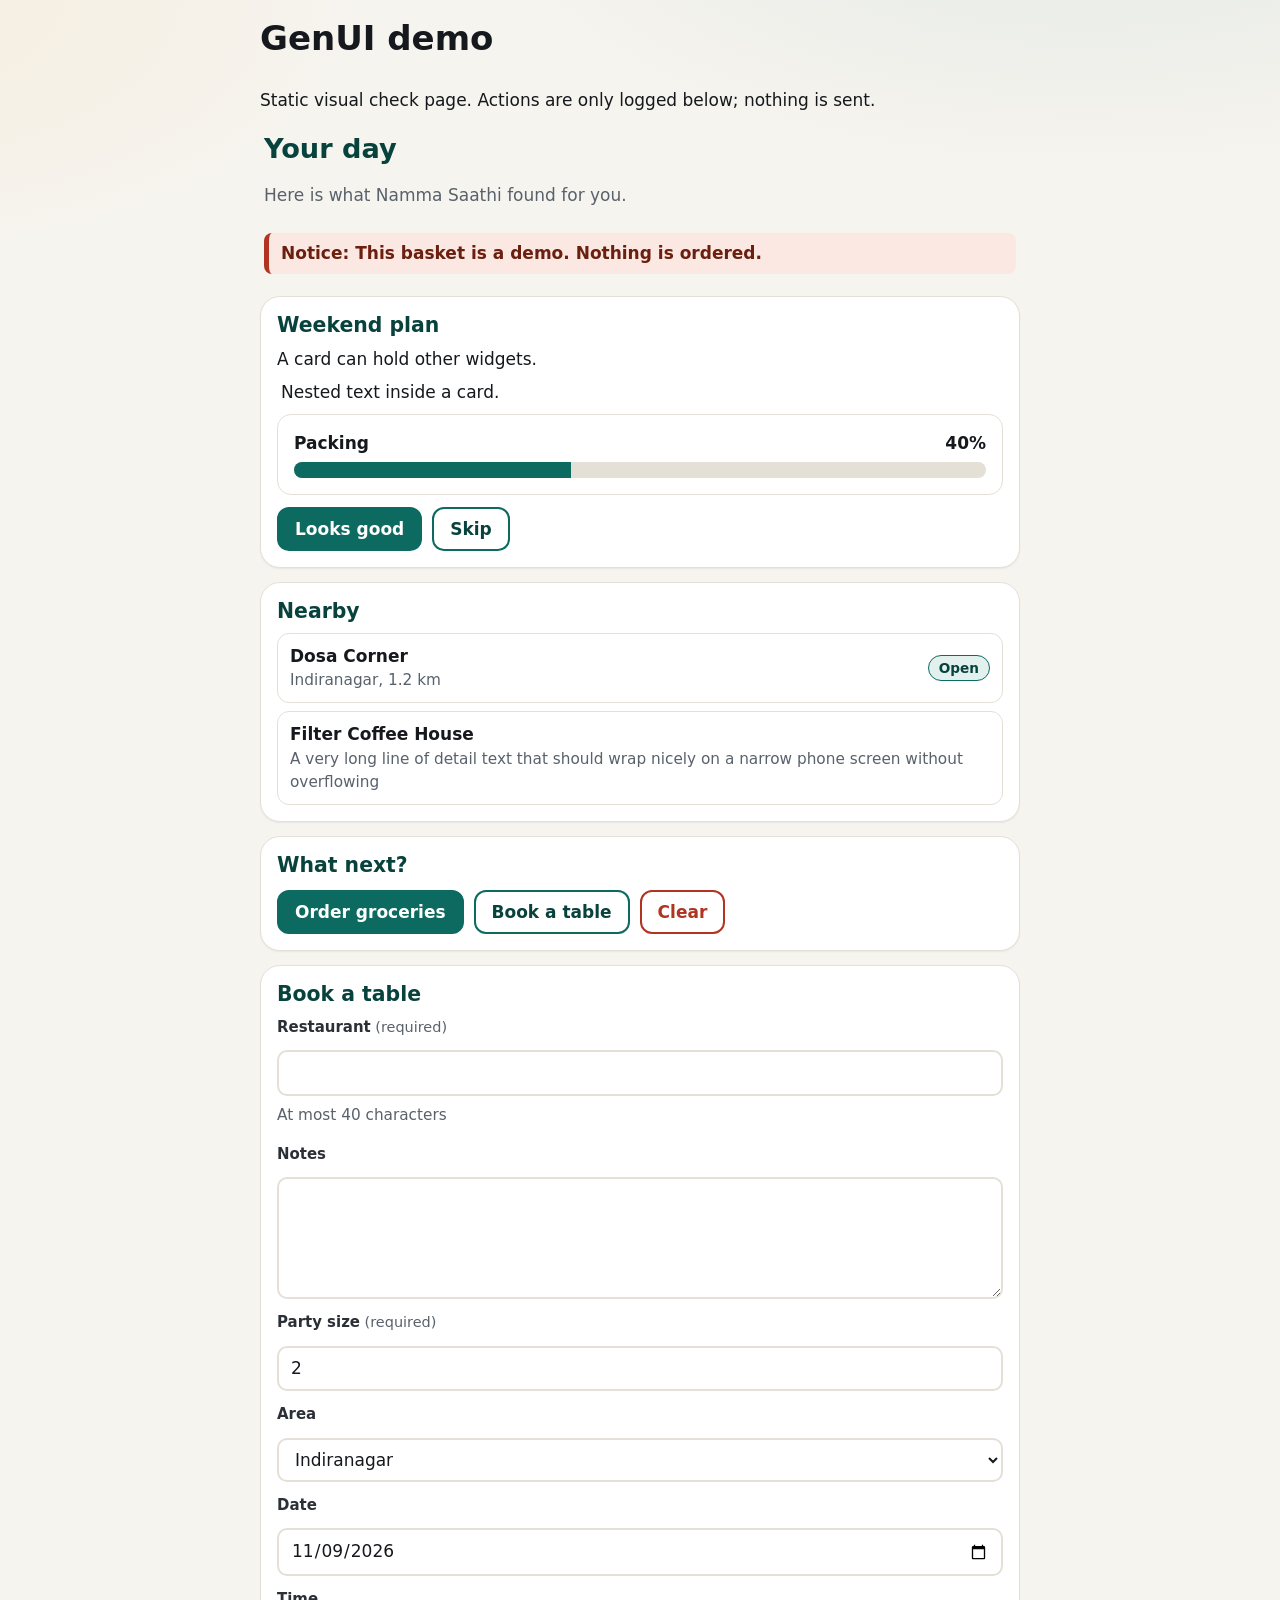
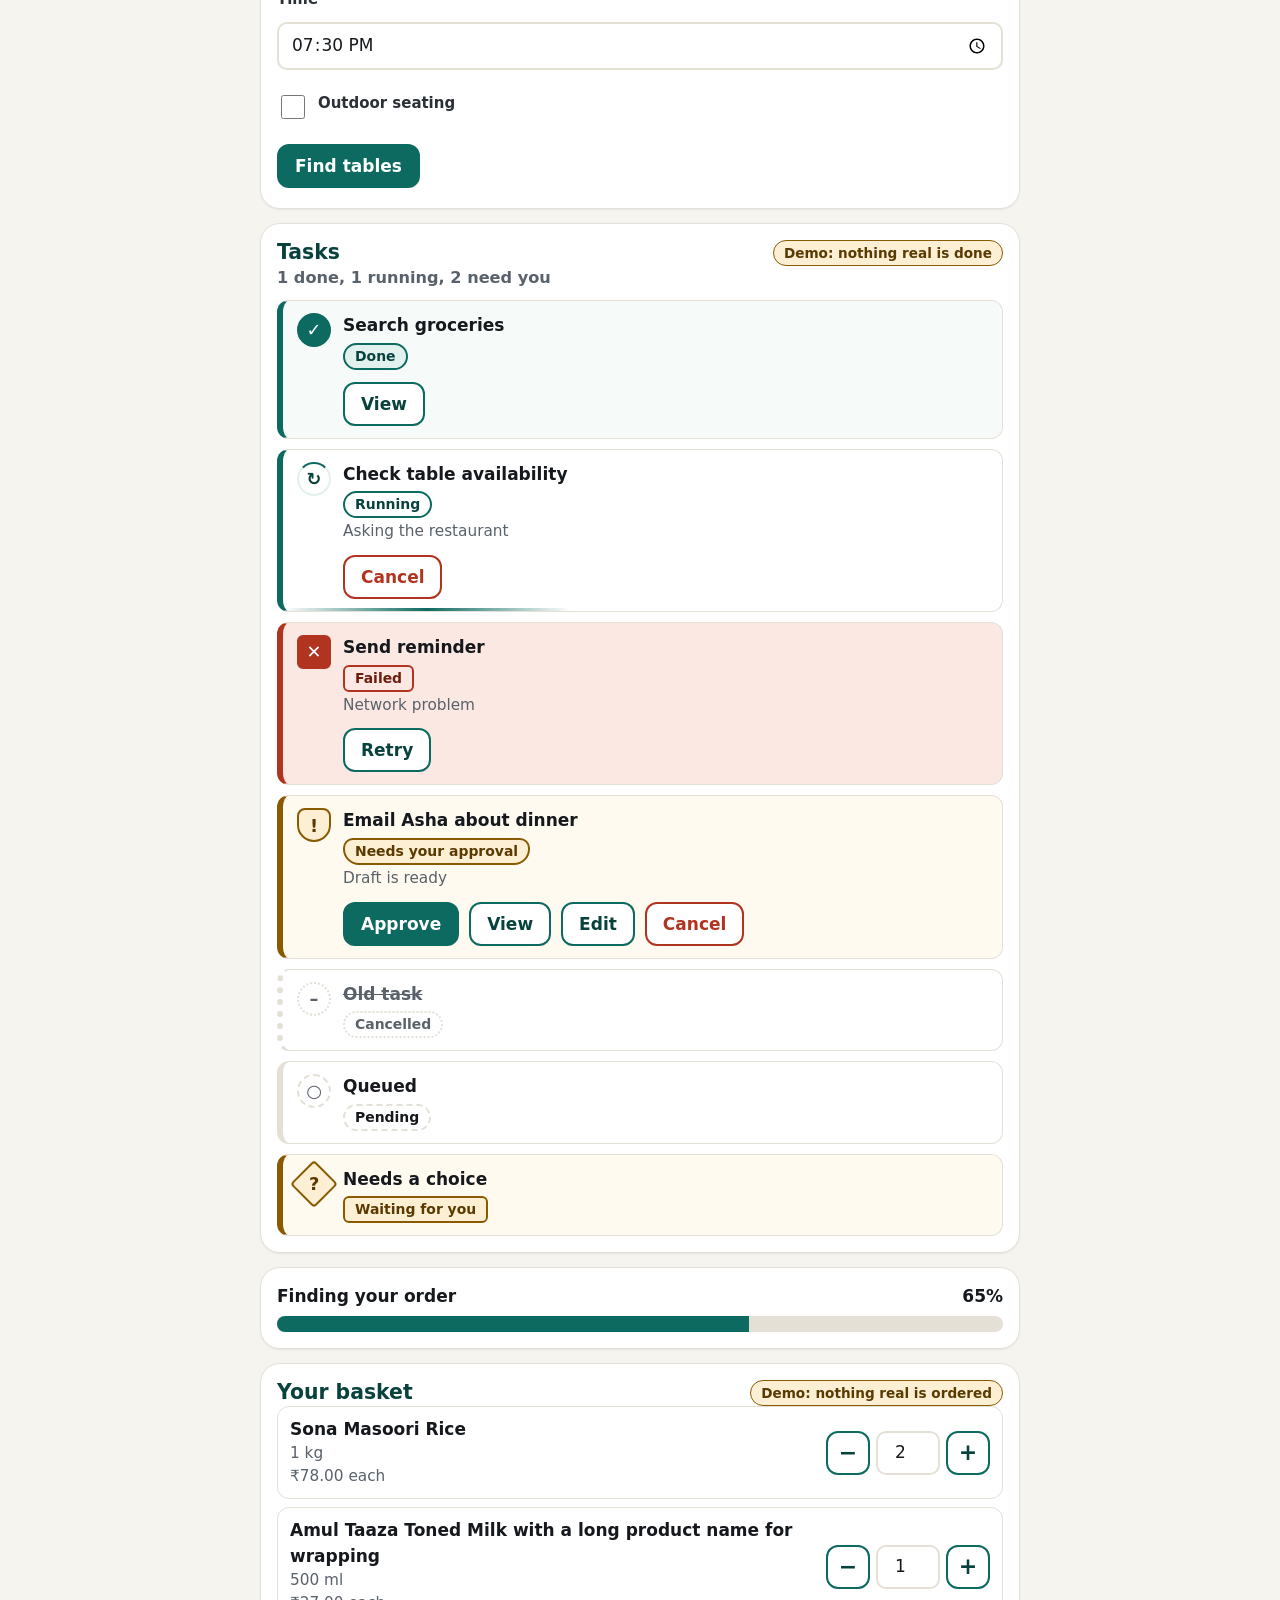
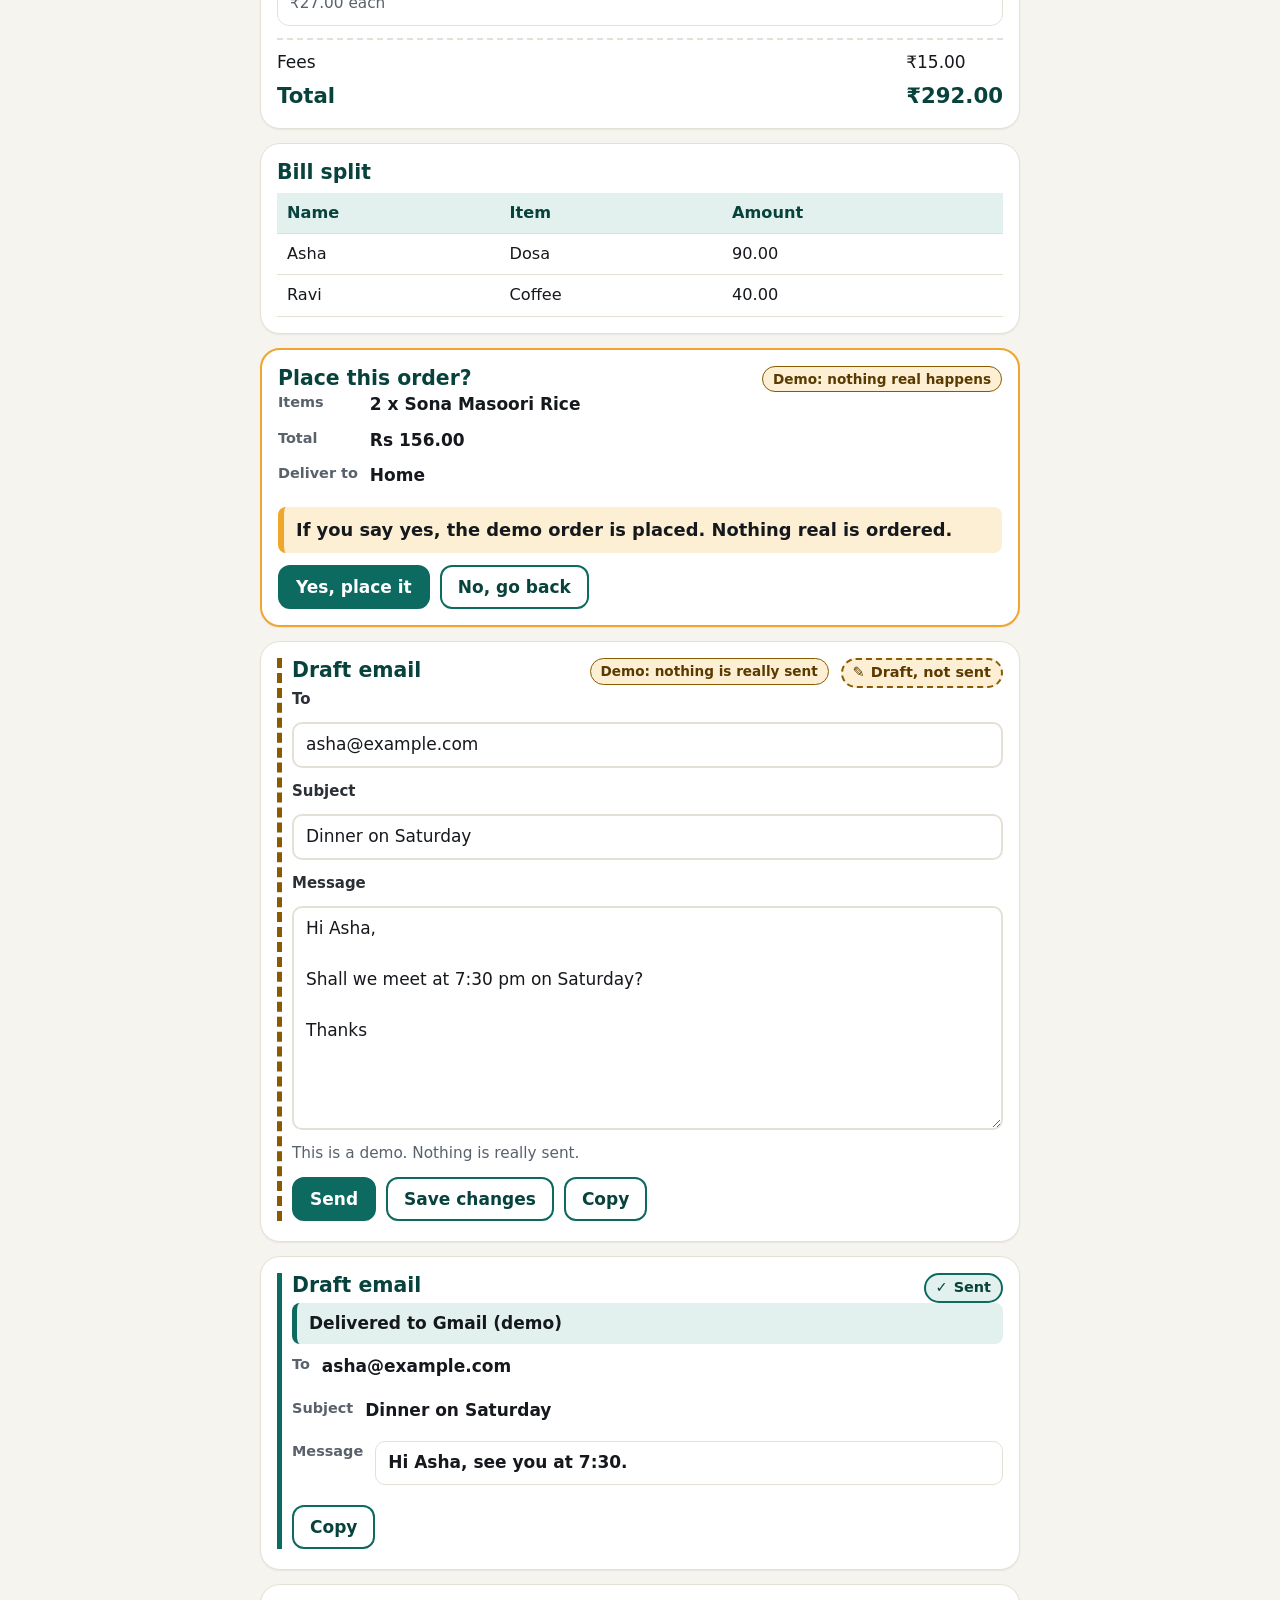
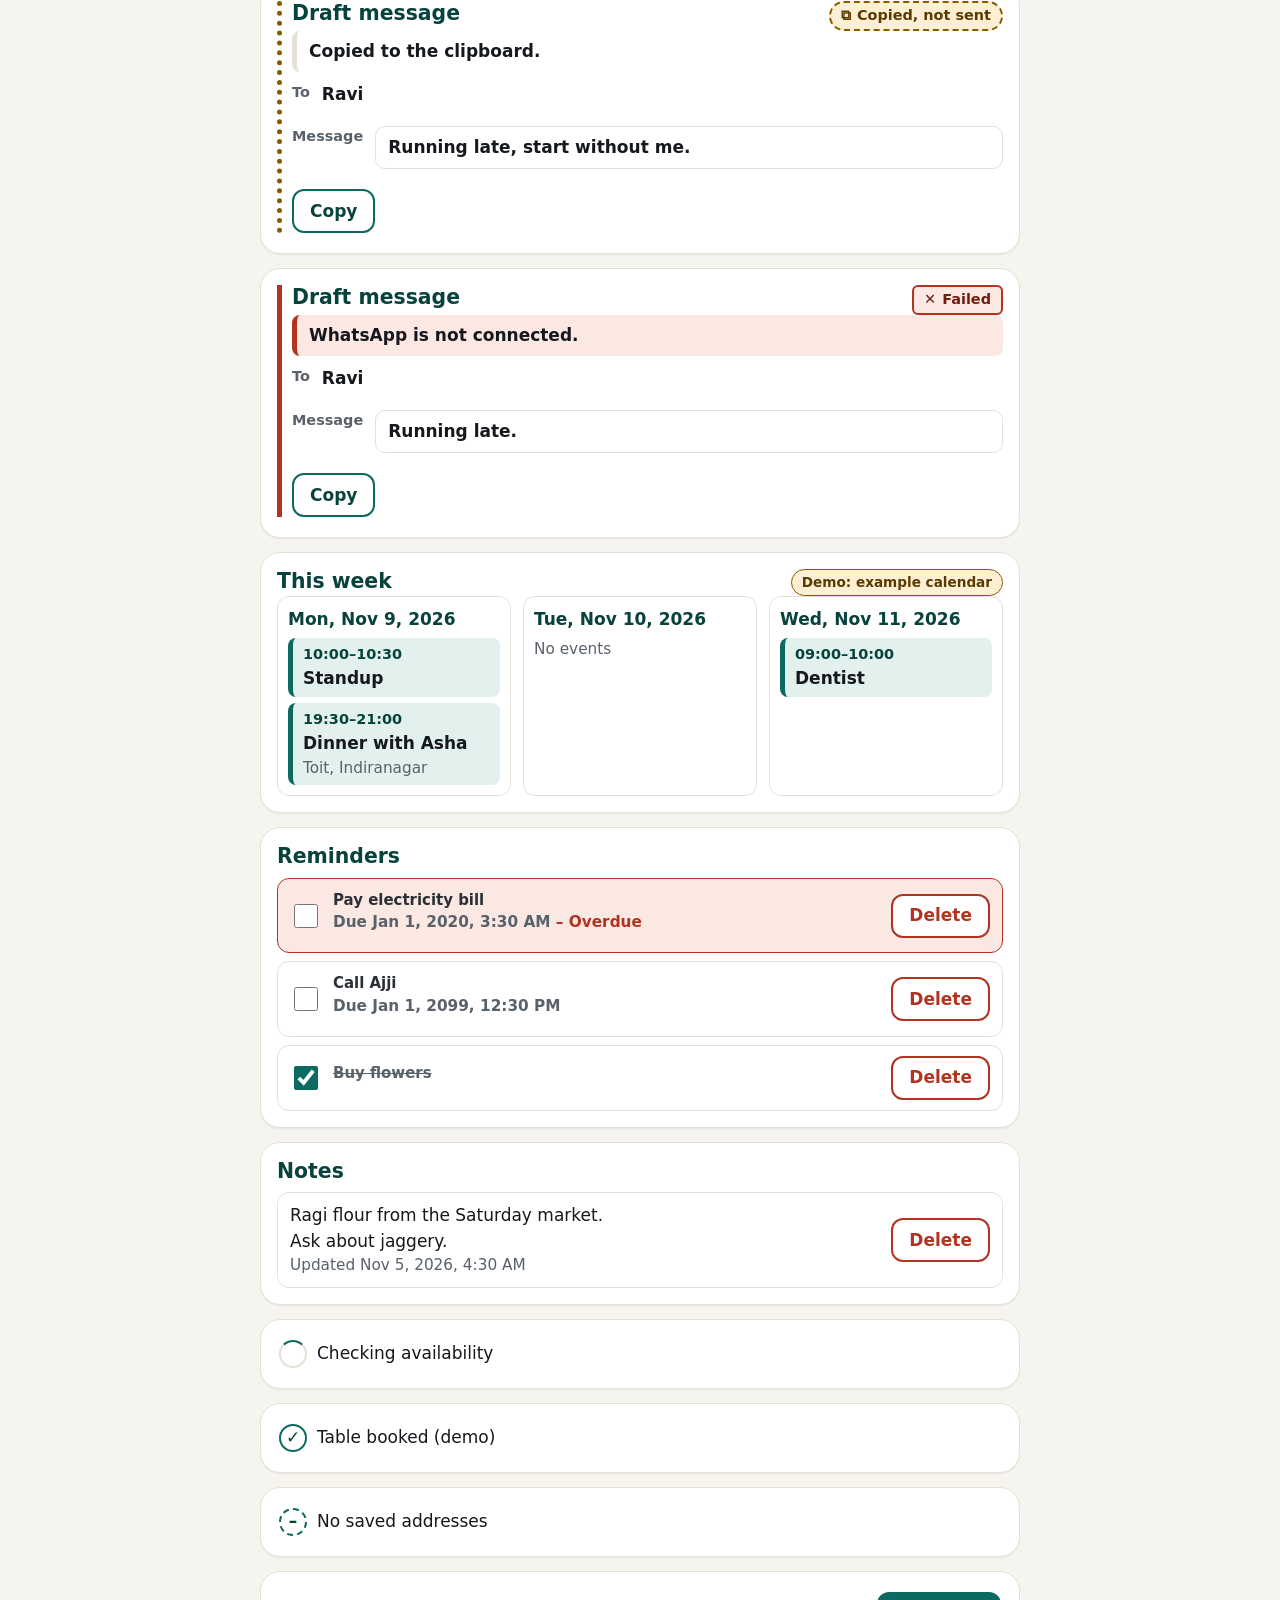
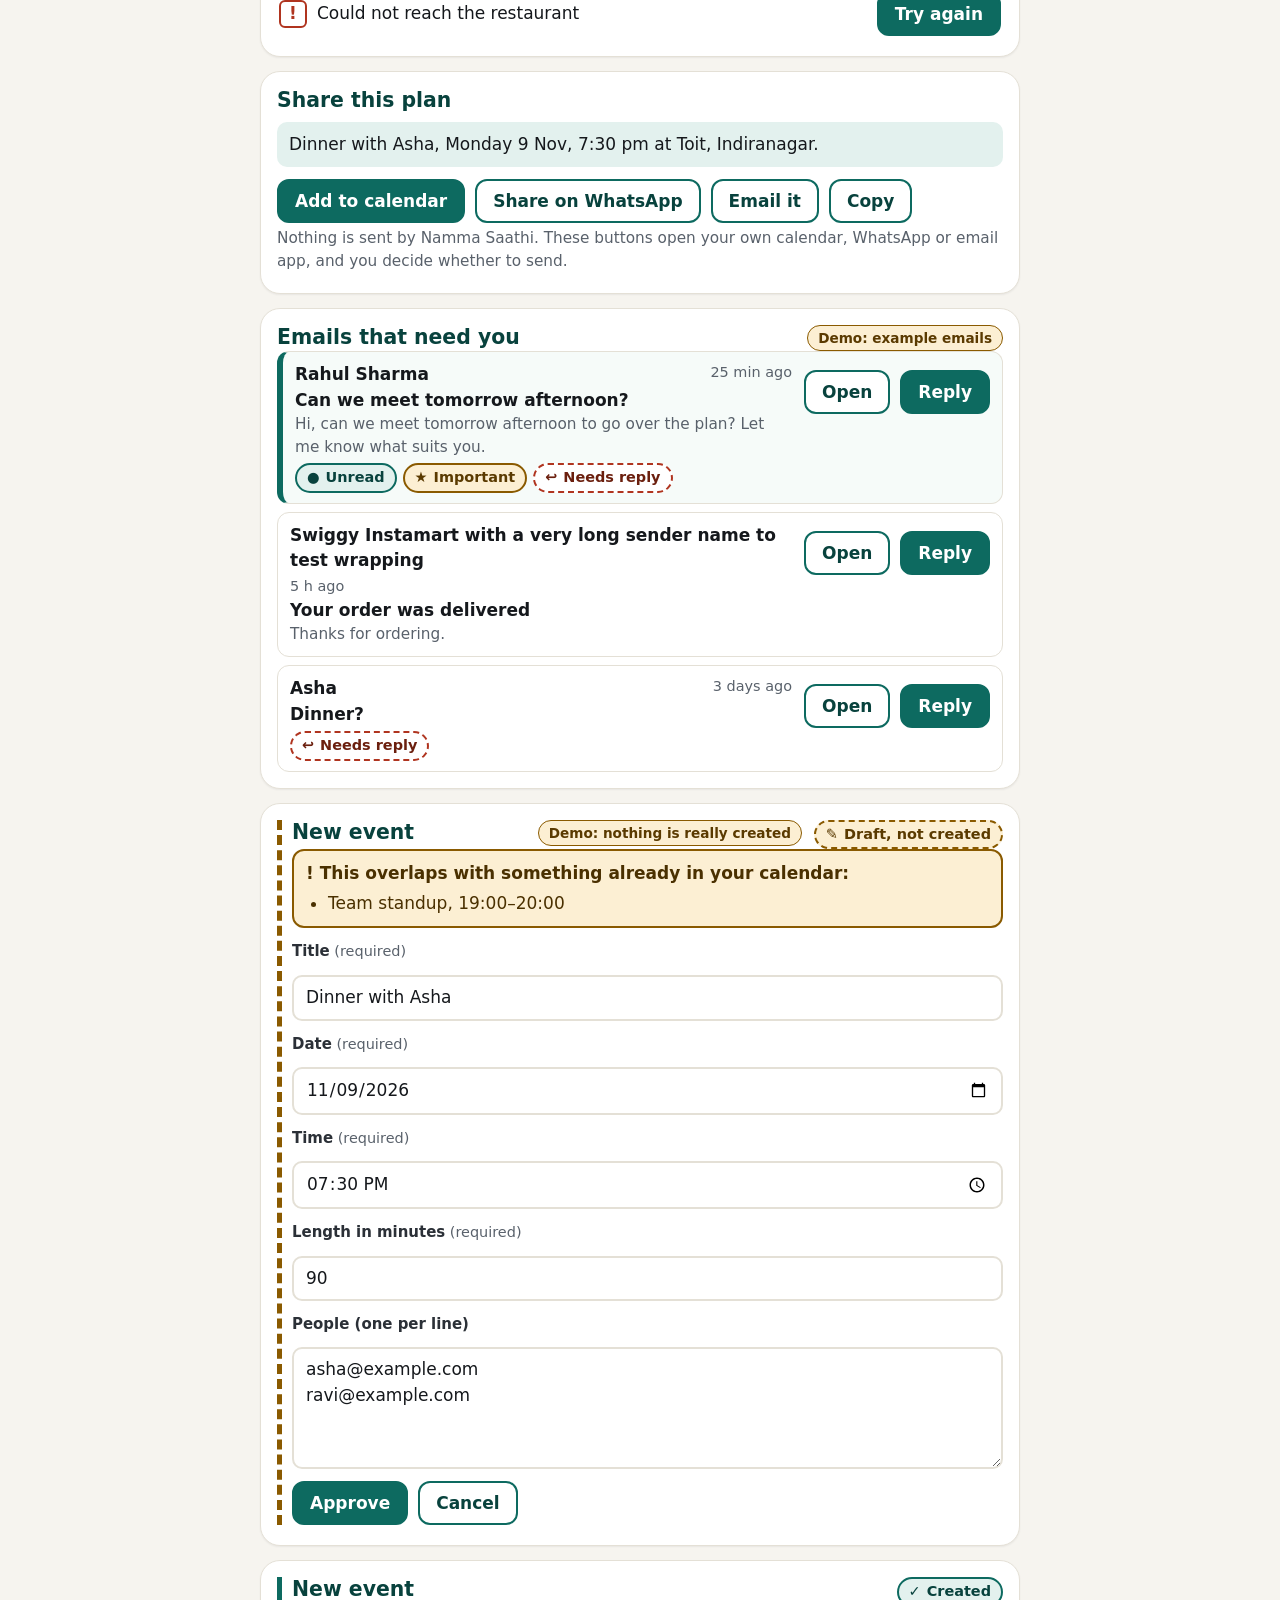
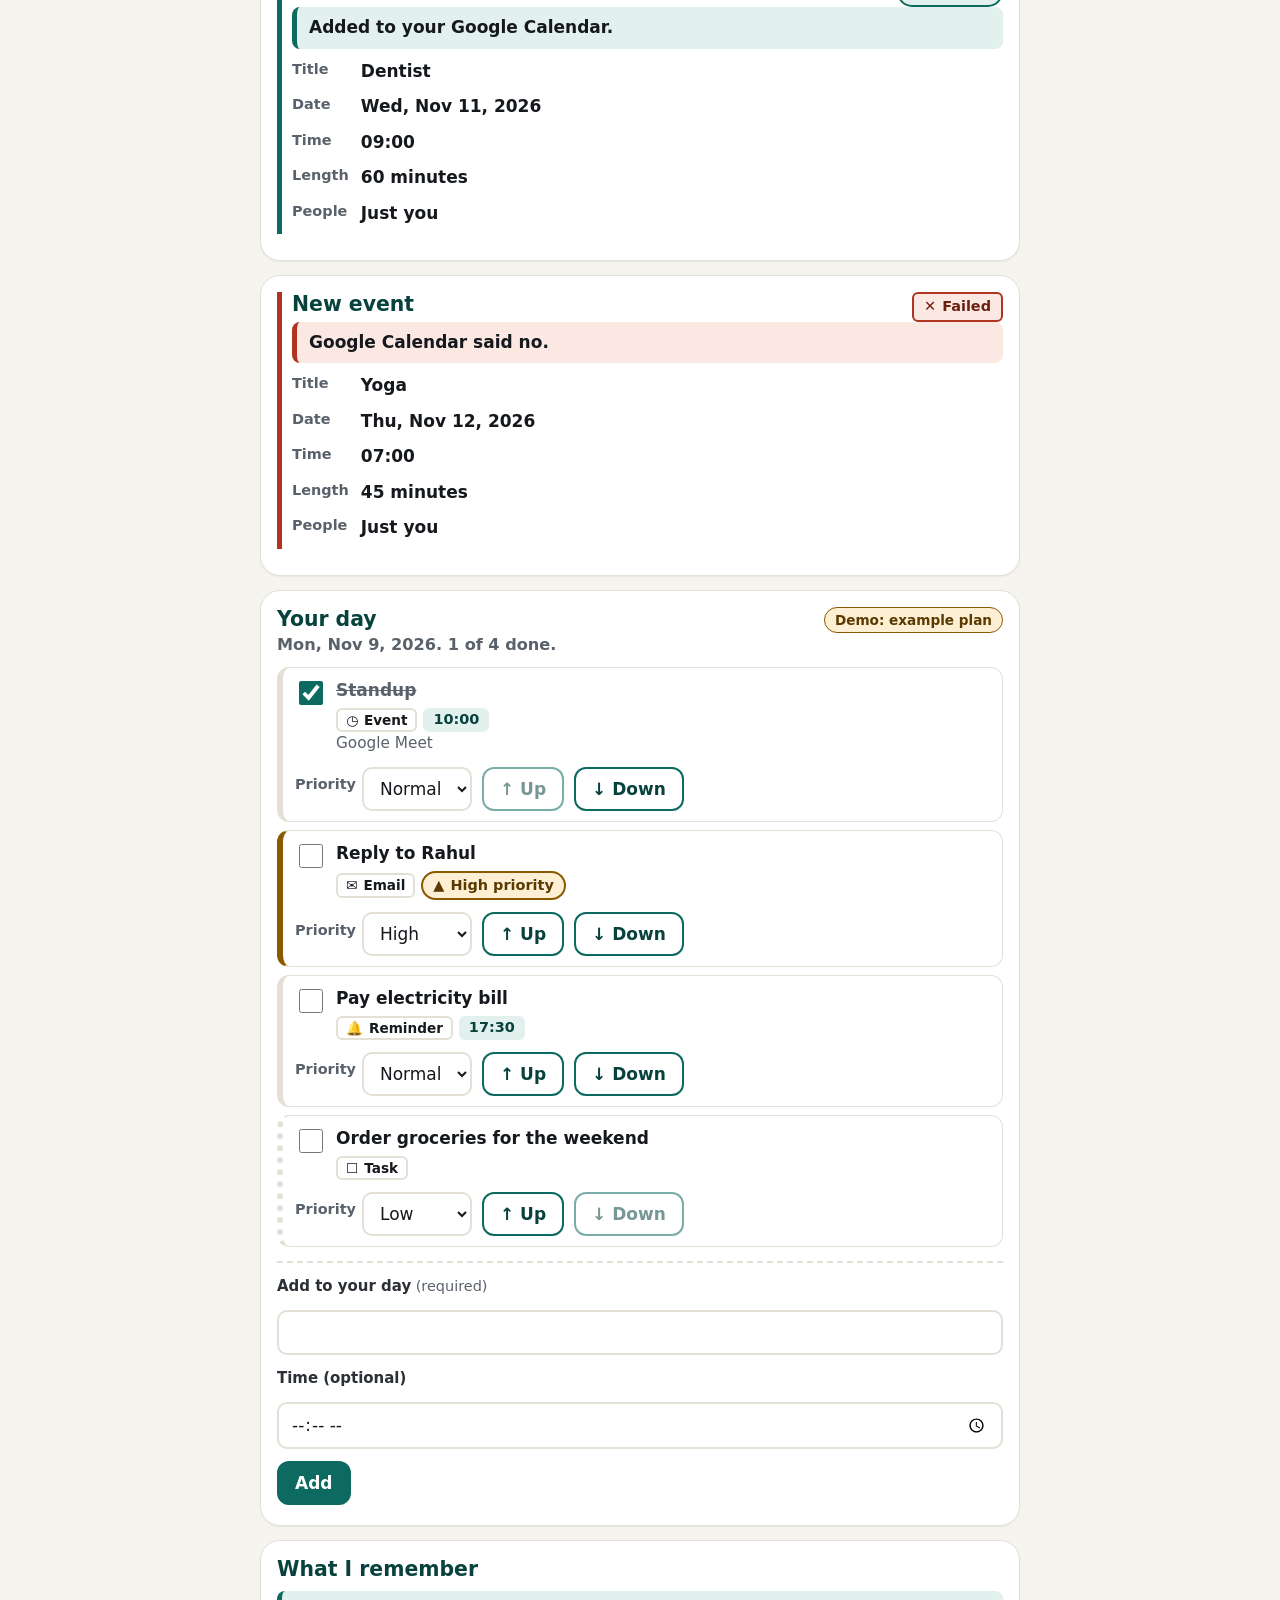
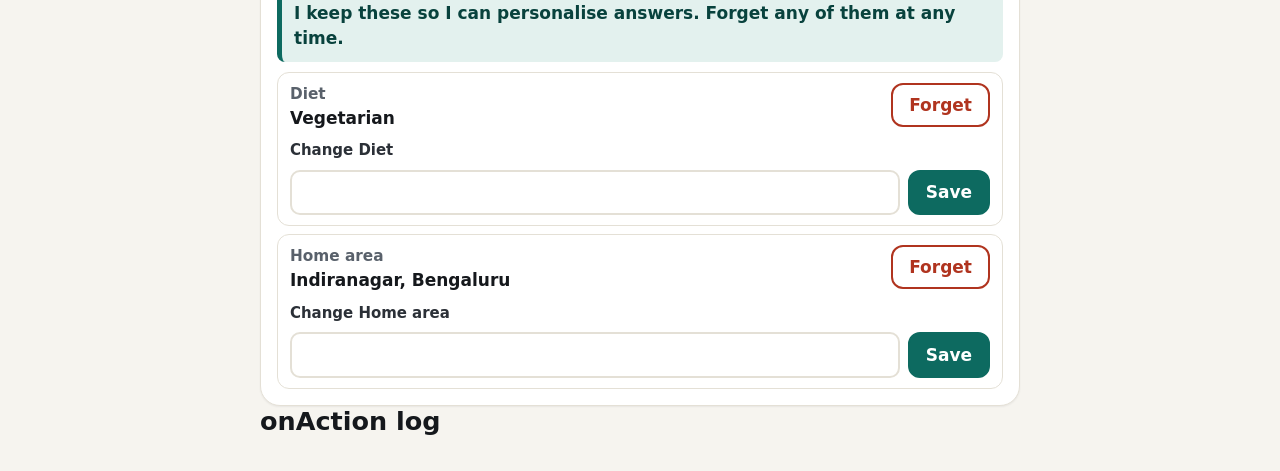
<file: scripts/genui_demo.html>
<!doctype html>
<html lang="en">
<head>
  <meta charset="utf-8">
  <meta name="viewport" content="width=device-width, initial-scale=1">
  <title>Namma Saathi GenUI demo (not served by the app)</title>
  <link rel="stylesheet" href="../app/static/style.css">
  <link rel="stylesheet" href="../app/static/genui.css">
  <style>body { padding: 12px; } main { max-width: 760px; margin: 0 auto; } #log { font-size: .8rem; white-space: pre-wrap; overflow-wrap: anywhere; }</style>
</head>
<body>
  <main>
    <h1>GenUI demo</h1>
    <p>Static visual check page. Actions are only logged below; nothing is sent.</p>
    <div id="host"></div>
    <h2>onAction log</h2>
    <pre id="log" aria-live="polite"></pre>
  </main>
  <script src="../app/static/genui.js"></script>
  <script>
    window.actions = [];
    window.demoWidgets = [
      { id: "h1", type: "heading", text: "Your day", level: 1 },
      { id: "t1", type: "text", text: "Here is what Namma Saathi found for you.", tone: "muted" },
      { id: "t2", type: "text", text: "This basket is a demo. Nothing is ordered.", tone: "warning" },
      { id: "card1", type: "card", title: "Weekend plan", body: "A card can hold other widgets.",
        children: [
          { id: "card1.t", type: "text", text: "Nested text inside a card.", tone: "normal" },
          { id: "card1.p", type: "progress", label: "Packing", value: 40 },
        ],
        actions: [{ label: "Looks good", action_id: "card.ok", style: "primary" }, { label: "Skip", action_id: "card.skip" }] },
      { id: "list1", type: "list", title: "Nearby", items: [
          { id: "a", title: "Dosa Corner", detail: "Indiranagar, 1.2 km", badge: "Open" },
          { id: "b", title: "Filter Coffee House", detail: "A very long line of detail text that should wrap nicely on a narrow phone screen without overflowing" } ], empty_text: "Nothing" },
      { id: "panel1", type: "action_panel", title: "What next?", actions: [
          { label: "Order groceries", action_id: "go.groceries", style: "primary" },
          { label: "Book a table", action_id: "go.dining" }, { label: "Clear", action_id: "go.clear", style: "danger" } ] },
      { id: "form1", type: "form", title: "Book a table", submit: { label: "Find tables", action_id: "dining.search", style: "primary" }, fields: [
          { name: "restaurant", label: "Restaurant", kind: "text", required: true, value: "", max_length: 40, help: "At most 40 characters" },
          { name: "notes", label: "Notes", kind: "textarea", value: "" },
          { name: "party", label: "Party size", kind: "number", required: true, min: 1, max: 12, value: 2 },
          { name: "area", label: "Area", kind: "select", options: [{ value: "ind", label: "Indiranagar" }, { value: "kor", label: "Koramangala" }], value: "ind" },
          { name: "day", label: "Date", kind: "date", value: "2026-11-09" },
          { name: "at", label: "Time", kind: "time", value: "19:30" },
          { name: "outdoor", label: "Outdoor seating", kind: "checkbox", value: false } ] },
      { id: "tasks1", type: "task_board", title: "Tasks", demo: true, summary: "1 done, 1 running, 2 need you", tasks: [
          { id: "k1", title: "Search groceries", status: "completed", view_action_id: "task.view:k1" },
          { id: "k2", title: "Check table availability", status: "running", detail: "Asking the restaurant", cancel_action_id: "task.cancel:k2" },
          { id: "k3", title: "Send reminder", status: "failed", detail: "Network problem", retry_action_id: "task.retry:k3" },
          { id: "k4", title: "Email Asha about dinner", status: "waiting_for_approval", detail: "Draft is ready", approve_action_id: "task.approve:k4", view_action_id: "task.view:k4", edit_action_id: "task.edit:k4", cancel_action_id: "task.cancel:k4" },
          { id: "k5", title: "Old task", status: "cancelled" },
          { id: "k6", title: "Queued", status: "pending" },
          { id: "k7", title: "Needs a choice", status: "waiting_for_input" } ] },
      { id: "prog1", type: "progress", label: "Finding your order", value: 65 },
      { id: "cart1", type: "cart", title: "Your basket", demo: true, editable: true, total_inr: "292.00", fees_inr: "15.00", lines: [
          { id: "l1", name: "Sona Masoori Rice", detail: "1 kg", quantity: 2, unit_price_inr: "78.00" },
          { id: "l2", name: "Amul Taaza Toned Milk with a long product name for wrapping", detail: "500 ml", quantity: 1, unit_price_inr: "27.00" } ] },
      { id: "table1", type: "table", title: "Bill split", columns: ["Name", "Item", "Amount"], rows: [["Asha", "Dosa", "90.00"], ["Ravi", "Coffee", "40.00"]] },
      { id: "conf1", type: "confirmation", title: "Place this order?", demo: true,
        details: [{ label: "Items", value: "2 x Sona Masoori Rice" }, { label: "Total", value: "Rs 156.00" }, { label: "Deliver to", value: "Home" }],
        consequence: "If you say yes, the demo order is placed. Nothing real is ordered.",
        confirm: { label: "Yes, place it", action_id: "order.confirm", style: "primary" }, reject: { label: "No, go back", action_id: "order.reject" } },
      { id: "comp1", type: "composer", channel: "email", to: "asha@example.com", subject: "Dinner on Saturday", body: "Hi Asha,\n\nShall we meet at 7:30 pm on Saturday?\n\nThanks", send: { label: "Send", action_id: "task.approve:c1", style: "primary" }, copy_enabled: true, state: "draft", demo: true, editable: true },
      { id: "comp2", type: "composer", channel: "email", to: "asha@example.com", subject: "Dinner on Saturday", body: "Hi Asha, see you at 7:30.", send: { label: "Send", action_id: "task.approve:c2", style: "primary" }, copy_enabled: true, state: "sent", detail: "Delivered to Gmail (demo)", demo: false, editable: false },
      { id: "comp3", type: "composer", channel: "message", to: "Ravi", body: "Running late, start without me.", send: { label: "Send", action_id: "task.approve:c3", style: "primary" }, copy_enabled: true, state: "copied", detail: "Copied to the clipboard.", demo: false, editable: false },
      { id: "comp4", type: "composer", channel: "message", to: "Ravi", body: "Running late.", send: { label: "Send", action_id: "task.approve:c4", style: "primary" }, copy_enabled: true, state: "failed", detail: "WhatsApp is not connected.", demo: false, editable: false },
      { id: "cal1", type: "calendar_view", title: "This week", demo: true, days: [
          { date: "2026-11-09", events: [{ id: "e1", title: "Standup", start: "10:00", end: "10:30" }, { id: "e2", title: "Dinner with Asha", start: "19:30", end: "21:00", detail: "Toit, Indiranagar" }] },
          { date: "2026-11-10", events: [] },
          { date: "2026-11-11", events: [{ id: "e3", title: "Dentist", start: "09:00", end: "10:00" }] } ] },
      { id: "rem1", type: "reminder_list", title: "Reminders", items: [
          { id: "r1", text: "Pay electricity bill", due: "2020-01-01T09:00:00+05:30", done: false },
          { id: "r2", text: "Call Ajji", due: "2099-01-01T18:00:00+05:30", done: false },
          { id: "r3", text: "Buy flowers", due: null, done: true } ] },
      { id: "notes1", type: "note_list", title: "Notes", items: [{ id: "n1", body: "Ragi flour from the Saturday market.\nAsk about jaggery.", updated: "2026-11-05T10:00:00+05:30" }] },
      { id: "stat1", type: "status", kind: "loading", message: "Checking availability" },
      { id: "stat2", type: "status", kind: "success", message: "Table booked (demo)" },
      { id: "stat3", type: "status", kind: "empty", message: "No saved addresses" },
      { id: "stat4", type: "status", kind: "error", message: "Could not reach the restaurant", retry: { label: "Try again", action_id: "status.retry", style: "primary" } },
      { id: "share1", type: "share_panel", title: "Share this plan", summary: "Dinner with Asha, Monday 9 Nov, 7:30 pm at Toit, Indiranagar.",
        calendar: { title: "Dinner, with Asha; Toit", start: "2026-11-09T19:30:00+05:30", end: "2026-11-09T21:00:00+05:30", location: "Toit, Indiranagar, Bengaluru", description: "Booked by Namma Saathi" } },
      { id: "emails1", type: "email_list", title: "Emails that need you", demo: true, empty_text: "No emails.", items: [
          { id: "18c3F_a1", sender: "Rahul Sharma", subject: "Can we meet tomorrow afternoon?", snippet: "Hi, can we meet tomorrow afternoon to go over the plan? Let me know what suits you.", received: new Date(Date.now() - 25 * 60000).toISOString(), unread: true, important: true, needs_reply: true },
          { id: "m2", sender: "Swiggy Instamart with a very long sender name to test wrapping", subject: "Your order was delivered", snippet: "Thanks for ordering.", received: new Date(Date.now() - 5 * 3600000).toISOString(), unread: false, important: false, needs_reply: false },
          { id: "m3", sender: "Asha", subject: "Dinner?", snippet: "", received: new Date(Date.now() - 3 * 86400000).toISOString(), unread: false, important: false, needs_reply: true } ] },
      { id: "event.e1", type: "event_preview", title: "New event", state: "draft", demo: true, editable: true,
        fields: { title: "Dinner with Asha", date: "2026-11-09", start: "19:30", minutes: 90, attendees: ["asha@example.com", "ravi@example.com"] },
        conflicts: [{ title: "Team standup", start: "19:00", end: "20:00" }],
        approve: { label: "Approve", action_id: "task.approve:e1", style: "primary" }, cancel: { label: "Cancel", action_id: "task.cancel:e1" } },
      { id: "event.e2", type: "event_preview", title: "New event", state: "created", demo: false, editable: false, detail: "Added to your Google Calendar.",
        fields: { title: "Dentist", date: "2026-11-11", start: "09:00", minutes: 60, attendees: [] }, conflicts: [],
        approve: { label: "Approve", action_id: "task.approve:e2", style: "primary" } },
      { id: "event.e3", type: "event_preview", title: "New event", state: "failed", demo: false, editable: false, detail: "Google Calendar said no.",
        fields: { title: "Yoga", date: "2026-11-12", start: "07:00", minutes: 45, attendees: [] }, conflicts: [],
        approve: { label: "Approve", action_id: "task.approve:e3", style: "primary" } },
      { id: "planner1", type: "day_planner", title: "Your day", date: "2026-11-09", demo: true, editable: true, items: [
          { id: "p1", kind: "event", title: "Standup", time: "10:00", done: true, priority: "normal", detail: "Google Meet" },
          { id: "p2", kind: "email", title: "Reply to Rahul", done: false, priority: "high" },
          { id: "p3", kind: "reminder", title: "Pay electricity bill", time: "17:30", done: false, priority: "normal" },
          { id: "p4", kind: "task", title: "Order groceries for the weekend", done: false, priority: "low" } ] },
      { id: "memory1", type: "memory_list", title: "What I remember", empty_text: "Nothing yet.", consent_text: "I keep these so I can personalise answers. Forget any of them at any time.", items: [
          { key: "diet", label: "Diet", value: "Vegetarian" },
          { key: "home_area", label: "Home area", value: "Indiranagar, Bengaluru" } ] },
    ];
    window.demoOnAction = function (a) {
      window.actions.push(a);
      document.getElementById("log").textContent = window.actions.map(function (x) { return JSON.stringify(x); }).join("\n");
    };
    // The contract allows 12 widgets per reply, so the demo renders in several replies.
    for (var i = 0; i < window.demoWidgets.length; i += 12) {
      window.saathiGenUI.render(document.getElementById("host"), window.demoWidgets.slice(i, i + 12), { onAction: window.demoOnAction });
    }
  </script>
</body>
</html>
</file>
<file: app/static/style.css>
/* Namma Saathi design system.
   Warm neutral surfaces, one deep teal, one saffron accent. Inter for the interface, Noto for Kannada
   and Devanagari. Variable names are shared with genui.css and waitlist.css, so a change here carries
   through every widget. */

:root {
  color-scheme: light;

  /* surfaces */
  --paper: #f6f4ef;
  --paper-2: #efece4;
  --panel: #ffffff;
  --panel-2: #fbfaf7;
  --line: #e4e0d6;
  --line-strong: #cfc9bb;

  /* text */
  --ink: #15181c;
  --ink-2: #2b3037;
  --muted: #59616b;
  --faint: #8b929b;

  /* brand */
  --teal: #0d6a60;
  --teal-dark: #08423d;
  --teal-tint: #e3f1ee;
  --teal-soft: #c6e3de;
  --marigold: #f0a52b;
  --marigold-soft: #fcefd3;
  --marigold-ink: #6a4300;
  --brick: #b0341f;
  --brick-tint: #fbe8e3;
  --green: #1d7a4b;
  --green-tint: #e2f4e9;
  --blue: #2b5ea8;
  --blue-tint: #e6eefb;

  /* shape and depth */
  --radius-s: 10px;
  --radius: 14px;
  --radius-l: 20px;
  --radius-xl: 28px;
  --shadow-s: 0 1px 2px rgb(21 24 28 / 6%);
  --shadow: 0 1px 2px rgb(21 24 28 / 5%), 0 6px 22px rgb(21 24 28 / 6%);
  --shadow-l: 0 24px 64px rgb(21 24 28 / 20%);
  --ring: 0 0 0 3px rgb(13 106 96 / 28%);

  /* type */
  --sans: "Inter", "Noto Sans", "Noto Sans Kannada", "Noto Sans Devanagari", system-ui,
    -apple-system, "Segoe UI", sans-serif;
  --display: "Baloo 2", "Baloo Tamma 2", "Noto Sans Kannada", "Noto Sans Devanagari", system-ui,
    sans-serif;

  /* layout */
  --header-h: 64px;
  --composer-h: 150px;
  --wrap: 1240px;
  font-family: var(--sans);
  font-size: 17px;
}

* { box-sizing: border-box; }
html { scroll-padding: calc(var(--header-h) + 16px) 0 calc(var(--composer-h) + 16px); -webkit-text-size-adjust: 100%; }
body {
  margin: 0;
  color: var(--ink);
  line-height: 1.55;
  background:
    radial-gradient(900px 420px at 85% -120px, rgb(13 106 96 / 8%), transparent 70%),
    radial-gradient(700px 360px at -10% 0, rgb(240 165 43 / 9%), transparent 70%),
    var(--paper);
  background-attachment: fixed;
}
/* Kannada and Devanagari have tall marks: give their lines room, and never clip them. */
:lang(kn), :lang(hi) { line-height: 1.75; }
button, select, input, textarea { font: inherit; color: inherit; }
button { cursor: pointer; }
button:disabled { cursor: not-allowed; opacity: .55; }
:focus-visible { outline: 3px solid var(--brick); outline-offset: 3px; border-radius: 6px; }
[hidden] { display: none !important; }
h1, h2, h3, p { margin-top: 0; }
h2, h3 { font-weight: 700; line-height: 1.25; }
h2 { font-family: var(--display); }
.sr-only { position: absolute; width: 1px; height: 1px; margin: -1px; padding: 0; overflow: hidden; clip-path: inset(50%); white-space: nowrap; border: 0; }
.icon-sprite { position: absolute; }
svg.i { width: 20px; height: 20px; flex: none; }

.page { width: min(100% - 32px, var(--wrap)); margin: 0 auto; padding: 16px 0 32px; }

/* Header ----------------------------------------------------------------------------------- */
.topbar { position: sticky; top: 0; z-index: 40; background: rgb(246 244 239 / 82%); -webkit-backdrop-filter: blur(14px); backdrop-filter: blur(14px); border-bottom: 1px solid transparent; transition: border-color .2s, box-shadow .2s; }
.topbar.is-stuck { border-bottom-color: var(--line); box-shadow: 0 6px 24px rgb(21 24 28 / 7%); }
.topbar-inner { display: flex; align-items: center; gap: 12px; width: min(100% - 32px, var(--wrap)); min-height: 64px; margin: 0 auto; }
.brand { display: flex; align-items: center; gap: 10px; min-width: 0; color: inherit; text-decoration: none; }
.logo { width: 40px; height: 40px; flex: none; }
.brand-copy { display: grid; min-width: 0; line-height: 1.15; }
.wordmark { font-family: var(--display); font-size: 1.3rem; font-weight: 700; color: var(--teal-dark); white-space: nowrap; }
.tagline { color: var(--muted); font-size: .72rem; white-space: nowrap; overflow: hidden; text-overflow: ellipsis; }
.workflow-title { display: inline-flex; align-items: center; gap: 8px; max-width: 34ch; min-width: 0; margin: 0 auto; padding: 6px 14px; border: 1px solid var(--line); border-radius: 999px; background: var(--panel); box-shadow: var(--shadow-s); color: var(--ink-2); font-size: .82rem; font-weight: 600; white-space: nowrap; overflow: hidden; text-overflow: ellipsis; }
.workflow-title svg { color: var(--teal); }
.topbar-actions { display: flex; align-items: center; gap: 8px; margin-left: auto; }
.demo-badge { flex: none; margin: 0; padding: 5px 12px; border-radius: 999px; background: var(--marigold-soft); color: var(--marigold-ink); font-size: .75rem; font-weight: 700; white-space: nowrap; }
.account-button { display: inline-flex; align-items: center; gap: 7px; flex: none; min-height: 40px; padding: 6px 14px; border: 1px solid var(--line-strong); border-radius: 999px; background: var(--panel); color: var(--ink-2); font-size: .85rem; font-weight: 600; white-space: nowrap; box-shadow: var(--shadow-s); transition: background-color .15s, border-color .15s, transform .15s; }
.account-button:hover { border-color: var(--teal); background: var(--teal-tint); }
.account-button:active { transform: scale(.97); }
.account-button .count { min-width: 22px; padding: 0 6px; border-radius: 999px; background: var(--teal); color: white; font-size: .7rem; line-height: 20px; text-align: center; }
.account-button .count:empty { display: none; }

/* Messages and toasts ------------------------------------------------------------------------ */
.error-message, .scripted-note { display: flex; align-items: flex-start; gap: 10px; margin: 0 0 14px; padding: 12px 16px; border-radius: var(--radius); font-size: .92rem; font-weight: 500; }
.error-message { background: var(--brick-tint); color: #7a2410; border: 1px solid rgb(176 52 31 / 25%); }
.scripted-note { background: var(--marigold-soft); color: #5c3b00; border: 1px solid rgb(240 165 43 / 35%); }
.page-status { min-height: 22px; margin: 10px 0 0; color: var(--muted); font-size: .8rem; }
.conversation:not([hidden]) ~ .page-status, .conversation:not([hidden]) ~ .timings { position: relative; top: calc(var(--composer-h) * -1); }
.toasts { position: fixed; z-index: 90; top: calc(var(--header-h) + 10px); right: 16px; display: grid; gap: 8px; width: min(380px, calc(100vw - 32px)); pointer-events: none; }
.toast { display: flex; align-items: flex-start; gap: 10px; padding: 12px 14px; border: 1px solid var(--line); border-radius: var(--radius); background: var(--panel); box-shadow: var(--shadow-l); font-size: .9rem; pointer-events: auto; animation: toast-in .25s ease-out both; }
.toast[data-kind="error"] { border-color: rgb(176 52 31 / 35%); background: var(--brick-tint); color: #7a2410; }
.toast[data-kind="success"] { border-color: rgb(29 122 75 / 35%); background: var(--green-tint); color: #145536; }
.toast button { margin-left: auto; padding: 0 4px; border: 0; background: none; color: inherit; font-size: 1.1rem; line-height: 1; }
@keyframes toast-in { from { opacity: 0; transform: translateY(-8px); } to { opacity: 1; transform: none; } }

/* Home --------------------------------------------------------------------------------------- */
.home-panel { display: grid; grid-template-columns: 1.08fr .92fr; gap: clamp(24px, 5vw, 64px); align-items: center; padding: clamp(8px, 3vw, 32px) 0; }
.hero { min-width: 0; }
.hero-art { width: min(100%, 360px); margin: 0 0 8px -6px; }
.hero-art svg { display: block; width: 100%; height: auto; overflow: visible; }
.hero-art .bar { transform-box: fill-box; transform-origin: center; animation: wave 1.4s ease-in-out infinite; }
.hero-art .bar:nth-child(2) { animation-delay: .12s; } .hero-art .bar:nth-child(3) { animation-delay: .24s; }
.hero-art .bar:nth-child(4) { animation-delay: .36s; } .hero-art .bar:nth-child(5) { animation-delay: .48s; }
.hero-art .bar:nth-child(6) { animation-delay: .6s; } .hero-art .bar:nth-child(7) { animation-delay: .72s; }
.hero-art .orbit { animation: float 6s ease-in-out infinite; transform-box: fill-box; transform-origin: center; }
.hero-art .orbit:nth-of-type(even) { animation-delay: -3s; }
@keyframes wave { 0%, 100% { transform: scaleY(.35); } 50% { transform: scaleY(1); } }
@keyframes float { 0%, 100% { transform: translateY(0); } 50% { transform: translateY(-5px); } }
.greeting { margin-bottom: 8px; color: var(--teal); font-size: .92rem; font-weight: 600; letter-spacing: .01em; }
.hero h1 { margin-bottom: 10px; font-family: var(--display); font-weight: 700; font-size: clamp(2.3rem, 5.6vw, 3.7rem); line-height: 1.04; letter-spacing: -.01em; color: var(--teal-dark); }
.hero-tagline { max-width: 26em; margin-bottom: 10px; color: var(--ink-2); font-size: 1.28rem; font-weight: 600; line-height: 1.35; }
.welcome-copy { max-width: 33em; margin-bottom: 18px; color: var(--muted); font-size: 1.02rem; }
.hero-cta { display: flex; flex-wrap: wrap; align-items: center; gap: 10px 16px; margin-bottom: 22px; }
.cta-primary { display: inline-flex; align-items: center; justify-content: center; min-height: 52px; padding: 10px 26px; border-radius: 999px; background: var(--marigold); color: #3a2500; font-family: var(--display); font-size: 1.16rem; font-weight: 700; text-decoration: none; box-shadow: 0 6px 18px rgb(240 165 43 / 34%); transition: transform .15s, box-shadow .2s, filter .2s; }
.cta-primary:hover { transform: translateY(-2px); filter: brightness(1.04); box-shadow: 0 10px 24px rgb(240 165 43 / 42%); }
.cta-primary:active { transform: scale(.98); }
.cta-note { color: var(--muted); font-size: .86rem; }
.capabilities { display: flex; flex-wrap: wrap; gap: 8px; margin: 0; padding: 0; list-style: none; }
.capabilities li { padding: 0; border-radius: 999px; background: var(--panel); border: 1px solid var(--line); box-shadow: var(--shadow-s); transition: transform .18s, box-shadow .18s, background-color .18s, border-color .18s; }
.capabilities li:hover { transform: translateY(-2px); box-shadow: var(--shadow); border-color: var(--line-strong); }
.capabilities li:has(.cap[aria-pressed="true"]) { background: var(--teal-tint); border-color: var(--teal); box-shadow: none; }
.cap { display: flex; align-items: center; gap: 8px; min-height: 44px; padding: 8px 16px 8px 12px; border: 0; border-radius: 999px; background: none; font-size: .9rem; font-weight: 600; }
.cap svg { width: 22px; height: 22px; color: var(--teal); }
.try-saying { margin: 20px 0 0; max-width: 36rem; }
.try-title { margin: 0 0 8px; color: var(--teal-dark); font-size: .72rem; font-weight: 700; letter-spacing: .09em; text-transform: uppercase; }
.try-phrase { display: flex; align-items: center; justify-content: space-between; gap: 14px; width: 100%; padding: 14px 16px; border: 1.5px dashed var(--teal); border-radius: var(--radius-l); background: var(--panel); text-align: left; font-size: 1.02rem; line-height: 1.5; color: var(--ink); transition: transform .18s, background-color .18s, border-style .18s, box-shadow .18s; overflow-wrap: anywhere; }
.try-phrase:hover { transform: translateY(-2px); border-style: solid; background: var(--teal-tint); box-shadow: var(--shadow); }
.try-phrase:active { transform: scale(.985); }
.try-go { flex: none; color: var(--teal); font-weight: 700; font-size: .88rem; white-space: nowrap; }
.guide-start { margin: 10px 0 0; }
.powered { margin: 14px 0 0; color: var(--muted); font-size: .82rem; }
.powered strong { color: var(--teal-dark); }

.start-card { padding: clamp(20px, 3vw, 30px); border: 1px solid var(--line); border-radius: var(--radius-xl); background: var(--panel); box-shadow: var(--shadow); }
.field-title, label { display: block; margin: 0 0 8px; font-size: .88rem; font-weight: 600; color: var(--ink-2); }
.language-choices { display: grid; grid-template-columns: repeat(3, minmax(0, 1fr)); gap: 10px; margin-bottom: 20px; }
.language-choice { display: grid; justify-items: center; gap: 0; min-height: 80px; padding: 10px 4px; border: 1.5px solid var(--line); border-radius: var(--radius); background: var(--panel); transition: border-color .15s, background-color .15s, transform .15s; }
.language-choice span { font-family: var(--display); font-size: 1.3rem; font-weight: 700; line-height: 1.5; }
.language-choice small { color: var(--muted); font-size: .72rem; }
.language-choice:hover { border-color: var(--teal); transform: translateY(-2px); }
.language-choice:active { transform: scale(.97); }
.language-choice[aria-pressed="true"] { border-color: var(--teal); background: var(--teal-tint); box-shadow: inset 0 0 0 1px var(--teal); }
select { width: 100%; min-height: 50px; padding: 10px 14px; border: 1.5px solid var(--line); border-radius: var(--radius); background: var(--panel); }
select:focus, input:focus, textarea:focus { border-color: var(--teal); outline: none; box-shadow: var(--ring); }
.field-help { margin: 6px 0 0; color: var(--muted); font-size: .82rem; }
.start-button { display: flex; align-items: center; justify-content: center; gap: 12px; width: 100%; min-height: 64px; margin-top: 18px; border: 0; border-radius: var(--radius-l); background: linear-gradient(180deg, #11766b, var(--teal)); color: white; font-family: var(--display); font-size: 1.35rem; font-weight: 700; box-shadow: 0 8px 22px rgb(13 106 96 / 30%); transition: transform .15s, box-shadow .2s, filter .15s; }
.start-button:hover:not(:disabled) { transform: translateY(-2px); box-shadow: 0 12px 28px rgb(13 106 96 / 38%); filter: brightness(1.04); }
.start-button:active:not(:disabled) { transform: scale(.98); }
.start-button svg { width: 30px; height: 30px; }
.how-to { margin: 12px 0 0; color: var(--muted); font-size: .84rem; text-align: center; }
.demo-note { margin: 12px 0 0; padding: 9px 12px; border-radius: var(--radius-s); background: var(--marigold-soft); color: #5c3b00; font-size: .84rem; font-weight: 500; text-align: center; }
.mode-choice { display: grid; grid-template-columns: repeat(2, minmax(0, 1fr)); gap: 10px; margin-bottom: 20px; }
.mode-option { display: grid; gap: 2px; min-height: 74px; padding: 10px 12px; border: 1.5px solid var(--line); border-radius: var(--radius); background: var(--panel); text-align: left; }
.mode-option small { color: var(--muted); font-size: .72rem; line-height: 1.35; }
.mode-option:hover { border-color: var(--teal); }
.mode-option[aria-pressed="true"] { border-color: var(--teal); background: var(--teal-tint); box-shadow: inset 0 0 0 1px var(--teal); }
/* Landing sections: what Saathi does, the waitlist, the footer. Hidden once a conversation starts. */
.eyebrow { margin: 0 0 6px; color: var(--teal); font-size: .74rem; font-weight: 700; letter-spacing: .09em; text-transform: uppercase; }
.landing-section { margin: clamp(36px, 6vw, 72px) 0 0; }
.landing-section h2 { max-width: 20em; margin-bottom: 22px; font-size: clamp(1.6rem, 3.4vw, 2.2rem); line-height: 1.15; color: var(--teal-dark); }
.feature-grid { display: grid; grid-template-columns: repeat(4, minmax(0, 1fr)); gap: 14px; margin: 0; padding: 0; list-style: none; }
.feature { display: flex; flex-direction: column; padding: 20px; border: 1px solid var(--line); border-radius: var(--radius-l); background: var(--panel); box-shadow: var(--shadow-s); }
.feature svg.i { width: 26px; height: 26px; margin-bottom: 12px; color: var(--teal); }
.feature h3 { margin-bottom: 6px; font-family: var(--display); font-size: 1.14rem; color: var(--ink); }
.feature p { margin-bottom: 14px; color: var(--muted); font-size: .92rem; }
.feature .feature-status { align-self: flex-start; margin: auto 0 0; padding: 3px 10px; border-radius: 999px; background: var(--marigold-soft); color: var(--marigold-ink); font-size: .76rem; font-weight: 600; }
.feature .feature-status.is-open { background: var(--green-tint); color: var(--green); }
.steps { display: grid; grid-template-columns: repeat(3, minmax(0, 1fr)); gap: 14px; margin: 14px 0 0; padding: 18px 20px; border-radius: var(--radius-l); background: var(--teal-dark); color: #d7ebe7; list-style: none; counter-reset: step; font-size: .94rem; }
.steps li { counter-increment: step; padding-left: 38px; position: relative; }
.steps li::before { content: counter(step); position: absolute; left: 0; top: 0; display: grid; place-items: center; width: 26px; height: 26px; border-radius: 50%; background: var(--marigold); color: #3a2500; font-size: .82rem; font-weight: 700; }
.steps strong { display: block; color: #fff; font-family: var(--display); font-size: 1.06rem; }
.waitlist-section { display: grid; grid-template-columns: minmax(0, .9fr) minmax(0, 1.1fr); gap: 8px clamp(20px, 4vw, 48px); align-items: start; margin: clamp(36px, 6vw, 72px) 0 0; padding: clamp(20px, 4vw, 40px); border: 1px solid var(--line); border-radius: var(--radius-xl); background: var(--panel); box-shadow: var(--shadow); }
.waitlist-section > * { grid-column: 1; }
.waitlist-section > #waitlist-mount { grid-column: 2; grid-row: 1 / span 4; }
.waitlist-section h2 { margin-bottom: 8px; font-size: clamp(1.6rem, 3.4vw, 2.2rem); line-height: 1.15; color: var(--teal-dark); }
.waitlist-section > p { margin-bottom: 0; color: var(--muted); }
.waitlist-section > p.eyebrow { margin-bottom: 6px; color: var(--teal); }
.site-footer { margin: clamp(32px, 5vw, 56px) 0 0; padding: 20px 0 8px; border-top: 1px solid var(--line); color: var(--muted); font-size: .84rem; }
.site-footer p { margin-bottom: 4px; }
.site-footer a { color: var(--teal); font-weight: 600; }
.home-panel[hidden] ~ .waitlist-section, .home-panel[hidden] ~ .landing-section, .home-panel[hidden] ~ .site-footer { display: none !important; }

/* Conversation ------------------------------------------------------------------------------- */
.conversation { display: grid; grid-template-columns: minmax(0, 1fr); gap: 14px; padding-bottom: calc(var(--composer-h) + 28px); }
.panel { padding: clamp(18px, 2.4vw, 24px); border: 1px solid var(--line); border-radius: var(--radius-l); background: var(--panel); box-shadow: var(--shadow); }
.panel h2 { margin-bottom: 8px; font-size: 1.35rem; }
.eyebrow { margin-bottom: 2px; color: var(--teal); font-size: .8rem; font-weight: 700; letter-spacing: .04em; text-transform: uppercase; }
.tasks-panel { min-width: 0; position: sticky; top: var(--header-h); z-index: 5; margin: 0 -8px; padding: 8px; background: linear-gradient(var(--paper) 80%, transparent); }
.tasks-title { margin-bottom: 6px; font-size: .72rem; font-weight: 700; letter-spacing: .06em; text-transform: uppercase; color: var(--teal-dark); }
.tasks-mode { font-weight: 500; text-transform: none; letter-spacing: 0; color: var(--marigold-ink); }
.tasks-list { display: flex; flex-wrap: wrap; gap: 8px; margin: 0; padding: 0; list-style: none; }
.task-row { display: flex; flex-wrap: wrap; align-items: center; gap: 4px 8px; min-height: 40px; padding: 4px 14px; border: 1px solid var(--line); border-radius: 999px; background: var(--panel); box-shadow: var(--shadow-s); font-size: .84rem; }
.task-row.is-active { border-color: var(--teal); background: var(--teal-tint); }
.conversation-grid { display: grid; grid-template-columns: minmax(0, 1fr) minmax(320px, 420px); gap: 20px; align-items: start; }
.conversation-main { display: grid; gap: 14px; min-width: 0; }
.context-panel { position: sticky; top: calc(var(--header-h) + 14px); min-width: 0; max-height: calc(100dvh - var(--header-h) - var(--composer-h) - 28px); overflow-y: auto; overscroll-behavior: contain; padding-right: 2px; scrollbar-width: thin; }

/* Chat */
.chat-log { display: grid; gap: 12px; }
.chat-log:empty { display: none; }
.msg { display: flex; gap: 10px; max-width: 100%; }
.msg.user { justify-content: flex-end; }
.msg .bubble { max-width: min(86%, 640px); margin: 0; padding: 10px 14px; border-radius: 18px; font-size: .96rem; overflow-wrap: anywhere; white-space: pre-wrap; }
.msg.assistant .bubble { border: 1px solid var(--line); border-radius: 6px 18px 18px 18px; background: var(--panel); box-shadow: var(--shadow-s); }
.msg.user .bubble { border-radius: 18px 6px 18px 18px; background: var(--teal); color: white; }
.msg .mini-avatar { width: 30px; height: 30px; flex: none; border-radius: 10px; }
.chat-divider { display: flex; align-items: center; gap: 10px; color: var(--faint); font-size: .72rem; font-weight: 600; letter-spacing: .06em; text-transform: uppercase; }
.chat-divider::before, .chat-divider::after { content: ""; flex: 1; border-top: 1px solid var(--line); }
.talk-panel { padding: clamp(16px, 2.2vw, 22px); }
.saathi-row { display: flex; gap: 12px; }
.avatar { display: grid; place-items: center; flex: none; width: 40px; height: 40px; border-radius: 13px; background: linear-gradient(160deg, #f6b84a, var(--marigold)); color: #4a2c05; font-family: var(--display); font-size: 22px; font-weight: 700; }
.bubble-column { flex: 1; min-width: 0; }
.talk-panel h2 { margin: 0 0 4px; font-family: var(--sans); font-size: .82rem; font-weight: 700; letter-spacing: .04em; text-transform: uppercase; color: var(--teal-dark); }
.assistant-text { margin: 0; padding: 14px 18px; border-radius: 6px 18px 18px 18px; background: var(--teal-tint); font-size: 1.05rem; overflow-wrap: anywhere; }
.thinking { display: none; gap: 6px; margin: 10px 0 0; padding-left: 4px; }
.is-busy .thinking { display: flex; }
.thinking span { width: 8px; height: 8px; border-radius: 50%; background: var(--teal); animation: think 1.1s infinite ease-in-out; }
.thinking span:nth-child(2) { animation-delay: .15s; } .thinking span:nth-child(3) { animation-delay: .3s; }
@keyframes think { 0%, 70%, 100% { opacity: .25; transform: translateY(0); } 35% { opacity: 1; transform: translateY(-4px); } }
.heard-row:has(.transcript:empty) { display: none; }
.heard-row { display: grid; justify-items: end; margin-top: 14px; }
.field-label { margin-bottom: 3px; color: var(--muted); font-size: .7rem; font-weight: 700; letter-spacing: .06em; text-transform: uppercase; }
.transcript { max-width: 88%; margin: 0; padding: 10px 16px; border-radius: 18px 6px 18px 18px; background: var(--teal); color: white; overflow-wrap: anywhere; }
audio { display: block; width: 100%; height: 40px; margin-top: 10px; }
.small-note { margin: 10px 0 0; color: var(--muted); font-size: .8rem; }
.suggestions { display: flex; flex-wrap: wrap; gap: 8px; margin-top: 16px; padding-top: 14px; border-top: 1px dashed var(--line); }
.suggestion { min-height: 42px; padding: 7px 14px; border: 1px solid var(--line); border-radius: 999px; background: var(--panel); font-size: .86rem; text-align: left; transition: border-color .15s, background-color .15s; }
.suggestion:hover:not(:disabled) { border-color: var(--teal); background: var(--teal-tint); }

/* Contextual panel: only the active workflow's section shows. */
.ctx { display: none; }
.conversation[data-ctx="welcome"] .ctx-welcome, .conversation[data-ctx="order"] .ctx-order, .conversation[data-ctx="tasks"] .ctx-tasks { display: block; animation: rise .35s both cubic-bezier(.2, .7, .2, 1); }
@keyframes rise { from { opacity: 0; transform: translateY(12px); } to { opacity: 1; transform: none; } }
.ctx-head { display: flex; align-items: center; gap: 10px; margin-bottom: 10px; }
.ctx-head h2 { margin: 0; font-size: 1.15rem; }
.ctx-art { display: block; width: 100%; max-width: 220px; margin: 4px auto 10px; }
.prompt-list { display: grid; gap: 8px; margin: 12px 0 0; padding: 0; list-style: none; }
.prompt-chip { display: flex; align-items: center; gap: 10px; width: 100%; min-height: 48px; padding: 10px 14px; border: 1px solid var(--line); border-radius: var(--radius); background: var(--panel-2); text-align: left; font-size: .9rem; font-weight: 500; transition: border-color .15s, background-color .15s, transform .15s; }
.prompt-chip:hover:not(:disabled) { border-color: var(--teal); background: var(--teal-tint); transform: translateX(2px); }
.prompt-chip svg { width: 22px; height: 22px; color: var(--teal); flex: none; }
.genui-inline:empty { display: none; }
.genui-inline { margin-bottom: 14px; }

/* Choices */
.options-panel { border-top: 4px solid var(--marigold); }
.confirmation-intro { margin-bottom: 0; color: var(--muted); }
.option-grid { display: grid; gap: 10px; margin-top: 14px; }
.option-grid button { min-height: 56px; padding: 10px 16px; border: 1.5px solid var(--line); border-radius: var(--radius); background: var(--panel); font-weight: 500; text-align: left; transition: border-color .15s, background-color .15s, transform .15s; }
.option-grid button:hover:not(:disabled) { border-color: var(--teal); background: var(--teal-tint); transform: translateX(2px); }

/* The readback, set like a receipt */
.receipt { border-top: 4px solid var(--teal); }
.confirmation-items { margin: 14px 0 0; padding: 0; list-style: none; }
.confirmation-items li { padding: 10px 0; border-bottom: 1px dashed var(--line); overflow-wrap: anywhere; }
.order-details { margin: 0; }
.order-details div { display: grid; grid-template-columns: minmax(110px, .4fr) 1fr; gap: 12px; padding: 10px 0; border-bottom: 1px dashed var(--line); }
.order-details dt { color: var(--muted); }
.order-details dd { margin: 0; font-weight: 500; overflow-wrap: anywhere; }
.order-details .total-row { align-items: baseline; }
.order-details .total-row dt { color: var(--ink); font-weight: 700; }
.order-details .total-row dd { font-family: var(--display); font-size: 1.6rem; font-weight: 700; line-height: 1.2; color: var(--teal-dark); }
.confirm-note { margin: 12px 0 0; color: var(--muted); font-size: .85rem; }
.order-actions { display: grid; grid-template-columns: 1fr 1fr; gap: 10px; margin-top: 16px; }
.confirm-button, .secondary-button { min-height: 54px; padding: 10px 16px; border-radius: var(--radius); font-weight: 700; transition: background-color .15s, border-color .15s, transform .15s; }
.confirm-button { grid-column: 1 / -1; min-height: 62px; border: 0; background: linear-gradient(180deg, #11766b, var(--teal)); color: white; font-family: var(--display); font-size: 1.25rem; box-shadow: 0 8px 20px rgb(13 106 96 / 28%); }
.confirm-button:hover:not(:disabled) { filter: brightness(1.05); transform: translateY(-1px); }
.secondary-button { border: 1.5px solid var(--line-strong); background: var(--panel); }
.secondary-button:hover:not(:disabled) { border-color: var(--teal); background: var(--teal-tint); }
.order-panel { border-top: 4px solid var(--teal); background: var(--teal-tint); }
.order-panel[data-outcome="unknown"], .order-panel[data-outcome="attention"] { border-top-color: var(--brick); background: var(--brick-tint); }
.order-panel .confirmation-intro { color: var(--ink); font-weight: 500; }

/* The basket */
.cart-heading-row { display: flex; flex-wrap: wrap; align-items: center; justify-content: space-between; gap: 4px 10px; }
.cart-panel h2 { margin: 0; font-size: 1.2rem; }
.state-label { padding: 3px 11px; border-radius: 999px; background: var(--marigold-soft); color: var(--marigold-ink); font-size: .7rem; font-weight: 700; }
.cart-items { margin: 8px 0 0; padding: 0; list-style: none; }
.cart-line { display: grid; grid-template-columns: minmax(0, 1fr) auto; gap: 0 12px; padding: 11px 0; border-bottom: 1px dashed var(--line); }
.cart-line-name { display: block; font-weight: 700; overflow-wrap: anywhere; }
.cart-line-details { display: block; color: var(--muted); font-size: .82rem; }
.cart-line-total { font-weight: 700; white-space: nowrap; }
.line-edit-button { grid-column: 1 / -1; justify-self: start; min-height: 40px; padding: 4px 0; border: 0; background: none; color: var(--teal); font-size: .82rem; font-weight: 700; text-decoration: underline; text-underline-offset: 3px; }
.task-row .line-edit-button { min-height: 32px; }
.empty-cart { padding: 10px 0; color: var(--muted); }
.cart-total { display: flex; justify-content: space-between; align-items: baseline; gap: 12px; margin: 12px 0 0; font-weight: 700; }
.cart-total strong { font-family: var(--display); font-size: 1.4rem; color: var(--teal-dark); white-space: nowrap; }
.text-button { justify-self: start; min-height: 44px; padding: 4px; border: 0; background: none; color: var(--teal); font-size: .88rem; font-weight: 700; text-decoration: underline; text-underline-offset: 3px; }
.text-button:hover { color: var(--teal-dark); }

/* The composer: always in reach, never over the content. */
.composer { position: fixed; right: 0; bottom: 0; left: 0; z-index: 30; padding: 10px 16px calc(12px + env(safe-area-inset-bottom)); background: rgb(251 250 247 / 88%); -webkit-backdrop-filter: blur(16px); backdrop-filter: blur(16px); border-top: 1px solid var(--line); box-shadow: 0 -10px 30px rgb(21 24 28 / 8%); }
.composer-inner { width: min(100%, var(--wrap)); margin: 0 auto; }
.composer-status { display: flex; justify-content: space-between; align-items: center; gap: 12px; margin-bottom: 8px; }
.recording-status { display: flex; align-items: center; gap: 8px; margin: 0; min-width: 0; color: var(--teal-dark); font-size: .84rem; font-weight: 600; }
.recording-status.is-recording { color: var(--brick); }
.listen-bars { display: none; align-items: center; gap: 3px; height: 18px; }
.is-recording ~ .listen-bars, .recording-status.is-recording + .listen-bars { display: inline-flex; }
.listen-bars i { width: 3px; height: 100%; border-radius: 2px; background: var(--brick); transform-origin: center; animation: wave 1s ease-in-out infinite; }
.listen-bars i:nth-child(2) { animation-delay: .1s; } .listen-bars i:nth-child(3) { animation-delay: .2s; } .listen-bars i:nth-child(4) { animation-delay: .3s; } .listen-bars i:nth-child(5) { animation-delay: .4s; }
.language-tag { flex: none; margin: 0; color: var(--muted); font-size: .72rem; }
.lang-switch { display: inline-flex; flex: none; padding: 3px; border: 1px solid var(--line); border-radius: 999px; background: var(--panel); box-shadow: var(--shadow-s); }
.lang-pill { min-height: 34px; padding: 3px 12px; border: 0; border-radius: 999px; background: none; font-size: .78rem; font-weight: 600; color: var(--muted); }
.lang-pill[aria-pressed="true"] { background: var(--teal); color: white; }
.lang-pill:hover:not([aria-pressed="true"]) { background: var(--teal-tint); color: var(--teal-dark); }
.composer-controls { display: grid; grid-template-columns: auto minmax(0, 1fr); gap: 12px; align-items: center; }
.mic-button { position: relative; display: flex; align-items: center; justify-content: center; gap: 10px; min-width: 230px; min-height: 58px; padding: 8px 24px 8px 18px; border: 0; border-radius: 999px; background: linear-gradient(180deg, #11766b, var(--teal)); color: white; font-family: var(--display); font-size: 1.12rem; font-weight: 700; box-shadow: 0 8px 20px rgb(13 106 96 / 30%); transition: transform .15s, filter .15s; }
.mic-button:hover:not(:disabled) { filter: brightness(1.06); transform: translateY(-1px); }
.mic-button:active:not(:disabled) { transform: scale(.97); }
.mic-button svg { width: 28px; height: 28px; flex: none; }
.mic-button[aria-pressed="true"] { background: var(--brick); animation: listening 1.5s infinite; box-shadow: none; }
@keyframes listening { 0% { box-shadow: 0 0 0 0 rgb(176 52 31 / 45%); } 100% { box-shadow: 0 0 0 18px rgb(176 52 31 / 0%); } }
.text-form { display: grid; grid-template-columns: minmax(0, 1fr) auto; gap: 8px; }
.text-form input { min-width: 0; min-height: 54px; padding: 8px 20px; border: 1.5px solid var(--line-strong); border-radius: 999px; background: var(--panel); }
.send-button { min-height: 54px; padding: 8px 24px; border: 0; border-radius: 999px; background: var(--ink); color: white; font-weight: 700; transition: background-color .15s, transform .15s; }
.send-button:hover:not(:disabled) { background: var(--teal-dark); }
.send-button:active:not(:disabled) { transform: scale(.97); }

/* Dialogs ------------------------------------------------------------------------------------ */
.account-dialog { width: min(100% - 24px, 480px); max-height: min(100dvh - 24px, 800px); padding: clamp(18px, 3vw, 26px); border: 1px solid var(--line); border-radius: var(--radius-xl); background: var(--panel); color: var(--ink); box-shadow: var(--shadow-l); }
.account-dialog.wide { width: min(100% - 24px, 980px); }
.account-dialog.narrow { width: min(100% - 24px, 420px); }
.account-dialog::backdrop { background: rgb(21 24 28 / 48%); -webkit-backdrop-filter: blur(3px); backdrop-filter: blur(3px); }
.account-dialog[open] { animation: rise .25s both cubic-bezier(.2, .7, .2, 1); }
.account-head { display: flex; align-items: center; justify-content: space-between; gap: 12px; margin-bottom: 8px; }
.account-head h2 { margin: 0; font-size: 1.4rem; color: var(--teal-dark); }
.account-message { margin: 0 0 12px; padding: 10px 14px; border-radius: var(--radius-s); background: var(--teal-tint); font-size: .88rem; font-weight: 500; }
.account-message[data-tone="error"] { background: var(--brick-tint); color: #7a2410; }
.account-form { display: grid; gap: 4px; }
.account-form label { margin: 10px 0 2px; }
.account-form input:not([type="checkbox"]) { width: 100%; min-height: 48px; padding: 8px 14px; border: 1.5px solid var(--line); border-radius: var(--radius); background: var(--panel); }
.account-form .secondary-button, .account-form .danger-button { margin-top: 10px; }
.account-consent { display: flex; align-items: flex-start; gap: 10px; font-weight: 500; }
.account-consent input { flex: none; width: 22px; height: 22px; margin-top: 3px; accent-color: var(--teal); }
.account-primary { display: flex; align-items: center; justify-content: center; min-height: 52px; margin-top: 14px; padding: 8px 18px; border: 0; border-radius: var(--radius); background: var(--teal); color: white; font-family: var(--display); font-size: 1.1rem; font-weight: 700; text-decoration: none; }
.account-primary:hover:not(:disabled) { background: var(--teal-dark); }
.danger-button { min-height: 48px; padding: 8px 16px; border: 1.5px solid var(--brick); border-radius: var(--radius); background: var(--panel); color: var(--brick); font-weight: 700; }
.danger-button:hover:not(:disabled) { background: var(--brick-tint); }
.account-links { display: flex; flex-wrap: wrap; justify-content: space-between; gap: 4px 16px; margin: 12px 0 0; }
.account-identity { margin-bottom: 8px; overflow-wrap: anywhere; }
.account-identity .small-note { margin: 0; }
.account-card { margin-top: 12px; padding: 14px 16px; border: 1px solid var(--line); border-radius: var(--radius); background: var(--panel-2); }
.account-card h3 { display: flex; flex-wrap: wrap; align-items: center; gap: 8px; margin: 0 0 6px; font-family: var(--display); font-size: 1.1rem; }
.account-card p { margin-bottom: 0; font-size: .9rem; }
.account-card summary { min-height: 32px; font-weight: 700; cursor: pointer; }
.account-card .secondary-button { width: 100%; margin-top: 12px; }
.account-orders { margin: 0; padding: 0; list-style: none; }
.account-orders li { display: grid; padding: 8px 0; border-bottom: 1px dashed var(--line); font-size: .85rem; overflow-wrap: anywhere; }
.account-orders li span { color: var(--muted); font-size: .78rem; }
.account-orders li[data-tone="attention"] span { color: var(--brick); font-weight: 700; }
.account-history { max-height: 320px; margin: 8px 0 0; padding: 0; overflow-y: auto; list-style: none; }
.account-history li { padding: 8px 0; border-bottom: 1px dashed var(--line); font-size: .82rem; overflow-wrap: anywhere; }
.account-history .said { display: block; font-weight: 700; }
.account-history .replied { display: block; color: var(--muted); }
.dialog-actions { display: flex; flex-wrap: wrap; justify-content: flex-end; gap: 10px; margin-top: 18px; }
.dialog-actions button { min-height: 46px; padding: 8px 18px; }
.panel-section { margin-top: 20px; padding-top: 14px; border-top: 1px solid var(--line); }
.panel-section h3 { margin: 0 0 6px; font-family: var(--display); font-size: 1.1rem; color: var(--teal-dark); }
.conn-row { display: flex; justify-content: space-between; align-items: center; gap: 10px; padding: 6px 0; border-bottom: 1px dashed var(--line); }
.contact-form { display: grid; gap: 8px; margin-top: 10px; }
.contact-form label { display: grid; gap: 4px; font-size: .85rem; font-weight: 700; }
.contact-form input { padding: 10px 12px; border: 1.5px solid var(--line); border-radius: var(--radius-s); background: var(--panel); }
.contact-add { min-height: 46px; font-size: 1rem; }

/* Connected apps ------------------------------------------------------------------------------ */
.apps-grid { display: grid; grid-template-columns: repeat(2, minmax(0, 1fr)); gap: 14px; margin-top: 14px; }
.app-card { display: grid; gap: 10px; align-content: start; min-width: 0; padding: 16px; border: 1px solid var(--line); border-radius: var(--radius-l); background: var(--panel); box-shadow: var(--shadow-s); }
.app-top { display: flex; align-items: flex-start; gap: 12px; }
.app-tile { display: grid; place-items: center; flex: none; width: 46px; height: 46px; border-radius: 14px; }
.app-tile svg { width: 26px; height: 26px; }
.app-tile[data-app="gmail"] { background: #fbe9e6; color: #b3402c; }
.app-tile[data-app="calendar"] { background: var(--blue-tint); color: var(--blue); }
.app-tile[data-app="whatsapp"], .app-tile[data-app="twilio"] { background: var(--green-tint); color: var(--green); }
.app-tile[data-app="swiggy"] { background: #fdebd5; color: #c4620a; }
.app-name { min-width: 0; }
.app-name h3 { margin: 0; font-family: var(--sans); font-size: 1.02rem; }
.app-name p { margin: 2px 0 0; color: var(--muted); font-size: .82rem; overflow-wrap: anywhere; }
.status-chip { display: inline-flex; align-items: center; gap: 6px; width: fit-content; padding: 3px 10px 3px 8px; border-radius: 999px; font-size: .74rem; font-weight: 700; white-space: nowrap; }
.status-chip::before { content: ""; width: 8px; height: 8px; border-radius: 50%; background: currentColor; }
.status-chip[data-state="connected"] { background: var(--green-tint); color: #145536; }
.status-chip[data-state="not_connected"] { background: var(--paper-2); color: var(--muted); }
.status-chip[data-state="configuration_required"] { background: var(--marigold-soft); color: var(--marigold-ink); }
.status-chip[data-state="authorization_failed"] { background: var(--brick-tint); color: #7a2410; }
.status-chip[data-state="unavailable"] { background: var(--blue-tint); color: #1f4580; }
.status-chip[data-state="loading"] { background: var(--paper-2); color: var(--muted); }
.status-chip[data-state="loading"]::before { animation: think 1.1s infinite; }
.app-detail { margin: 0; font-size: .88rem; color: var(--ink-2); overflow-wrap: anywhere; }
.app-meta { margin: 0; color: var(--muted); font-size: .78rem; }
.app-setup { margin: 0; padding: 10px 12px; border-radius: var(--radius-s); background: var(--panel-2); border: 1px dashed var(--line-strong); font-size: .8rem; }
.app-setup code { display: inline-block; margin: 2px 4px 2px 0; padding: 1px 6px; border-radius: 6px; background: var(--paper-2); font-size: .76rem; }
.app-card details { font-size: .82rem; }
.app-card summary { min-height: 32px; color: var(--teal); font-weight: 600; cursor: pointer; }
.app-card ul { margin: 6px 0 0; padding-left: 18px; color: var(--muted); }
.app-actions { display: flex; flex-wrap: wrap; gap: 8px; }
.app-actions button { min-height: 40px; padding: 6px 16px; border-radius: 999px; font-size: .85rem; font-weight: 700; }
.app-actions .primary { border: 0; background: var(--teal); color: white; }
.app-actions .primary:hover:not(:disabled) { background: var(--teal-dark); }

/* My day -------------------------------------------------------------------------------------- */
.myday-hero { display: flex; flex-wrap: wrap; align-items: center; gap: 10px 14px; margin: 6px 0 14px; padding: 16px; border-radius: var(--radius-l); background: linear-gradient(135deg, var(--teal-tint), #f2f8f6 60%, var(--marigold-soft)); }
.myday-hero p { margin: 0; flex: 1 1 220px; font-weight: 600; color: var(--teal-dark); }
.myday-hero .start-button { width: auto; min-height: 48px; margin: 0; padding: 8px 20px; font-size: 1rem; }
.myday-grid { display: grid; grid-template-columns: repeat(2, minmax(0, 1fr)); gap: 14px; }
.day-card { min-width: 0; padding: 16px; border: 1px solid var(--line); border-radius: var(--radius-l); background: var(--panel); box-shadow: var(--shadow-s); }
.day-card h3 { display: flex; align-items: center; gap: 8px; margin: 0 0 10px; font-family: var(--sans); font-size: .95rem; }
.day-card h3 svg { width: 20px; height: 20px; color: var(--teal); }
.day-card ul { margin: 0; padding: 0; list-style: none; }
.day-card li { display: flex; gap: 10px; align-items: baseline; padding: 8px 0; border-bottom: 1px dashed var(--line); font-size: .9rem; overflow-wrap: anywhere; }
.day-card li:last-child { border-bottom: 0; }
.day-time { flex: none; min-width: 5.2ch; color: var(--teal-dark); font-weight: 700; font-variant-numeric: tabular-nums; }
.day-card li[data-now="true"] { margin: 0 -8px; padding: 8px; border-radius: var(--radius-s); background: var(--teal-tint); }
.day-card li[data-overdue="true"] .day-time { color: var(--brick); }
.day-sub { display: block; color: var(--muted); font-size: .78rem; }
.day-empty { margin: 0; padding: 8px 0; color: var(--muted); font-size: .88rem; }
.day-empty[data-state="authorization_failed"] { color: #7a2410; }
.day-card .text-button { min-height: 36px; padding: 0; font-size: .82rem; }
.day-services { display: flex; flex-wrap: wrap; gap: 8px; }

@media (prefers-reduced-motion: reduce) {
  *, *::before, *::after { animation-duration: .01ms !important; animation-iteration-count: 1 !important; transition-duration: .01ms !important; scroll-behavior: auto !important; }
}

/* Responsive: 1366 and 1024 are the default; below these the layout folds. ------------------- */
@media (max-width: 1100px) {
  .conversation-grid { grid-template-columns: minmax(0, 1fr) minmax(300px, 360px); gap: 16px; }
  .workflow-title { display: none; }
}
@media (max-width: 900px) {
  .home-panel { grid-template-columns: minmax(0, 1fr); }
  .hero-art { width: min(100%, 280px); }
  .feature-grid { grid-template-columns: repeat(2, minmax(0, 1fr)); }
  .waitlist-section { grid-template-columns: minmax(0, 1fr); }
  .waitlist-section > #waitlist-mount { grid-column: 1; grid-row: auto; margin-top: 14px; }
  .conversation-grid { grid-template-columns: minmax(0, 1fr); }
  .context-panel { position: static; max-height: none; overflow: visible; }
  .apps-grid, .myday-grid { grid-template-columns: minmax(0, 1fr); }
  .tagline { display: none; }
}
@media (max-width: 620px) {
  :root { font-size: 16px; --header-h: 84px; --composer-h: 168px; }
  .page { width: min(100% - 24px, 620px); padding-top: 10px; }
  .topbar-inner { flex-wrap: wrap; width: min(100% - 20px, 620px); min-height: 0; padding: 8px 0 6px; gap: 6px 8px; }
  .topbar-actions { display: contents; }
  .brand { margin-right: auto; }
  /* The demo marker stays visible, on its own slim row, so it can never crowd the name. */
  .demo-badge { order: 5; flex: 1 0 100%; padding: 3px 10px; border-radius: 8px; text-align: center; font-size: .7rem; }
  .logo { width: 34px; height: 34px; }
  .wordmark { font-size: 1.12rem; }
  .account-button { min-height: 38px; padding: 4px 11px; font-size: .78rem; }
  .account-button .label { display: none; }
  .hero h1 { font-size: clamp(2rem, 10.5vw, 2.7rem); }
  .hero-art { width: min(64%, 200px); margin-bottom: 0; }
  .hero-tagline { font-size: 1.12rem; }
  .welcome-copy { font-size: .98rem; }
  .cta-primary { width: 100%; }
  .feature-grid, .steps { grid-template-columns: minmax(0, 1fr); }
  .tasks-title { margin-bottom: 4px; font-size: .66rem; }
  .tasks-list { flex-wrap: nowrap; overflow-x: auto; padding-bottom: 2px; scrollbar-width: none; }
  .task-row.is-active { order: -1; }
  .task-row { flex: none; flex-wrap: nowrap; min-height: 36px; padding: 3px 12px; font-size: .76rem; white-space: nowrap; }
  .composer { padding: 8px 12px calc(10px + env(safe-area-inset-bottom)); }
  .composer-status { margin-bottom: 6px; }
  .language-tag { display: none; }
  .lang-pill { padding: 3px 9px; }
  .composer-controls { grid-template-columns: minmax(0, 1fr); gap: 8px; }
  .mic-button { width: 100%; min-height: 54px; }
  .text-form input, .send-button { min-height: 46px; }
  .order-details div { grid-template-columns: minmax(0, 1fr); gap: 0; }
  .order-actions { grid-template-columns: minmax(0, 1fr); }
  .msg .bubble { max-width: 92%; }
  .toasts { right: 12px; left: 12px; width: auto; }
  .account-dialog { padding: 16px; border-radius: var(--radius-l); }
}
@media (max-width: 380px) {
  .account-button .count { display: none; }
  .brand-copy .wordmark { font-size: 1.02rem; }
  .lang-pill { padding: 3px 7px; font-size: .72rem; }
}

/* Plain pages (privacy) --------------------------------------------------------------------- */
.plain-page { max-width: 42rem; margin: 0 auto; padding: 32px 18px 64px; }
.plain-page h1 { font-family: var(--display); color: var(--teal-dark); line-height: 1.1; }
.plain-page h2 { margin-top: 28px; font-size: 1.25rem; color: var(--teal-dark); }
.plain-page li { margin-bottom: 8px; }
.plain-page a, .account-dialog a:not(.account-primary) { color: var(--teal); }

/* Guided demo ------------------------------------------------------------------------------- */
.guide { position: fixed; z-index: 60; right: 16px; bottom: calc(var(--composer-h) + 12px); width: min(360px, calc(100vw - 32px)); padding: 16px; border: 1.5px solid var(--marigold); border-radius: var(--radius-l); background: var(--panel); box-shadow: var(--shadow-l); }
.guide-step { margin: 0 0 4px; font-size: .72rem; font-weight: 700; letter-spacing: .08em; text-transform: uppercase; color: var(--teal); }
.guide-caption { margin: 0 0 8px; font-size: .93rem; }
.guide-phrase { margin: 0 0 10px; padding: 8px 12px; border-left: 3px solid var(--teal); background: var(--teal-tint); border-radius: 8px; font-weight: 500; font-size: .93rem; overflow-wrap: anywhere; }
.guide-actions { display: flex; flex-wrap: wrap; align-items: center; gap: 10px; }
.guide-actions .start-button { width: auto; min-height: 42px; margin: 0; padding: 6px 18px; font-size: .95rem; box-shadow: none; }
@media (max-width: 640px) { .guide { right: 12px; left: 12px; width: auto; } }
.dialog-title { margin: 0 0 8px; font-size: 1.25rem; color: var(--teal-dark); }
.dialog-body { margin: 0; color: var(--ink-2); font-size: .95rem; }
.ctx-hint { margin: 0 0 12px; padding: 12px 16px; border: 1px dashed var(--teal); border-radius: var(--radius); background: var(--teal-tint); color: var(--teal-dark); font-size: .92rem; font-weight: 600; }

/* The latest turn reads like the history above it: what you said, then Saathi's reply. */
.talk-panel { display: flex; flex-direction: column; }
.talk-panel .heard-row { order: -1; margin: 0 0 14px; }
.talk-panel .suggestions { order: 3; }
</file>
<file: app/static/genui.css>
/* Namma Saathi generative UI. Everything is scoped under .genui / .genui-* so the page is untouched. */
.genui {
  --g-ink: var(--ink, #2b211c);
  --g-muted: var(--muted, #66574c);
  --g-panel: var(--panel, #fffdf8);
  --g-line: var(--line, #e7dcc7);
  --g-teal: var(--teal, #0d5c58);
  --g-teal-dark: var(--teal-dark, #09403d);
  --g-teal-tint: var(--teal-tint, #e2f0ec);
  --g-gold: var(--marigold, #f2b632);
  --g-gold-soft: var(--marigold-soft, #fdeec7);
  --g-brick: var(--brick, #a5361c);
  --g-brick-tint: var(--brick-tint, #fbe6df);
  --g-shadow: var(--shadow, 0 1px 2px rgb(68 45 20 / 6%), 0 10px 28px rgb(68 45 20 / 8%));
  --g-display: var(--display, "Baloo 2", system-ui, sans-serif);
  display: flex;
  flex-direction: column;
  gap: 14px;
  width: 100%;
  min-width: 0;
  max-width: 100%;
  color: var(--g-ink);
  font-size: 1rem;
  line-height: 1.5;
}
.genui *, .genui *::before, .genui *::after { box-sizing: border-box; }

.genui-widget {
  min-width: 0;
  max-width: 100%;
  padding: 16px;
  border: 1px solid var(--g-line);
  border-radius: var(--radius-l, 18px);
  background: var(--g-panel);
  box-shadow: var(--shadow-s, var(--g-shadow));
  overflow-wrap: anywhere;
}
.genui-w-heading, .genui-w-text { padding: 2px 4px; border: 0; background: none; box-shadow: none; }
.genui-children .genui-widget { box-shadow: none; background: rgb(255 255 255 / 55%); border-radius: 14px; }
.genui-enter { animation: genui-in .32s ease-out both; }
@keyframes genui-in { from { opacity: 0; transform: translateY(8px); } to { opacity: 1; transform: none; } }

.genui-title { margin: 0 0 8px; font-family: var(--g-display); font-size: 1.2rem; line-height: 1.25; color: var(--g-teal-dark); }
.genui-heading { margin: 0; font-family: var(--g-display); color: var(--g-teal-dark); line-height: 1.2; }
.genui-h1 { font-size: 1.6rem; }
.genui-h2 { font-size: 1.3rem; }
.genui-h3 { font-size: 1.1rem; }
.genui-text { margin: 0 0 6px; }
.genui-tone-muted { color: var(--g-muted); }
.genui-tone-warning { padding: 8px 12px; border-left: 5px solid var(--g-brick); border-radius: 8px; background: var(--g-brick-tint); color: #6b1f0e; font-weight: 600; }
.genui-tone-warning::before { content: "Notice: "; font-weight: 700; }
.genui-empty, .genui-help { margin: 4px 0; color: var(--g-muted); font-size: .9rem; }
.genui-row { display: flex; flex-wrap: wrap; align-items: flex-start; gap: 8px 12px; }
.genui-row > .genui-title { flex: 1 1 9rem; margin: 0; }
.genui-grow { flex: 1 1 0; min-width: 0; display: flex; flex-direction: column; }
.genui-sr-kind { position: absolute; width: 1px; height: 1px; overflow: hidden; clip-path: inset(50%); white-space: nowrap; }

/* Buttons and controls */
.genui-btn {
  display: inline-flex; align-items: center; justify-content: center; gap: 6px;
  min-width: 44px; min-height: 44px; padding: 8px 16px;
  border: 2px solid var(--g-teal); border-radius: 12px;
  background: var(--g-panel); color: var(--g-teal-dark);
  font: inherit; font-weight: 700; line-height: 1.2; text-decoration: none; cursor: pointer;
  transition: background-color .15s, transform .12s;
}
.genui-btn:hover:not(:disabled) { background: var(--g-teal-tint); }
.genui-btn:active:not(:disabled) { transform: scale(.98); }
.genui-btn:disabled { cursor: not-allowed; opacity: .55; }
.genui-btn-primary { background: var(--g-teal); color: #fff; }
.genui-btn-primary:hover:not(:disabled) { background: var(--g-teal-dark); }
.genui-btn-danger { border-color: var(--g-brick); color: var(--g-brick); }
.genui-btn-danger:hover:not(:disabled) { background: var(--g-brick-tint); }
.genui-actions { display: flex; flex-wrap: wrap; gap: 10px; margin-top: 12px; }
.genui-actions-tight { margin-top: 8px; }

.genui :focus-visible { outline: 3px solid var(--g-gold); outline-offset: 2px; box-shadow: 0 0 0 5px var(--g-teal-dark); }

.genui-field { display: flex; flex-direction: column; gap: 4px; margin: 0 0 12px; }
.genui-label { font-weight: 600; }
.genui-req { color: var(--g-muted); font-weight: 400; font-size: .85rem; }
.genui-input {
  width: 100%; min-height: 44px; padding: 8px 12px;
  border: 2px solid var(--g-line); border-radius: 10px; background: #fff; color: var(--g-ink); font: inherit;
}
.genui-input[aria-invalid="true"] { border-color: var(--g-brick); background: var(--g-brick-tint); }
textarea.genui-input { min-height: 96px; resize: vertical; }
.genui-error { margin: 2px 0 0; color: var(--g-brick); font-weight: 600; font-size: .9rem; }
.genui-error::before { content: "\26A0\FE0E  "; }
.genui-error[hidden] { display: none; }
.genui-check-row { display: flex; align-items: center; gap: 10px; min-height: 44px; }
.genui-check-row input, .genui-checkbox { width: 24px; height: 24px; flex: 0 0 auto; accent-color: var(--g-teal); }

/* Lists */
.genui-list { list-style: none; margin: 0; padding: 0; display: flex; flex-direction: column; gap: 8px; }
.genui-list-item { display: flex; flex-wrap: wrap; align-items: center; gap: 8px 12px; padding: 10px 12px; border: 1px solid var(--g-line); border-radius: 12px; background: #fff; }
.genui-item-title { font-weight: 600; }
.genui-item-detail { color: var(--g-muted); font-size: .9rem; }
.genui-badge { display: inline-block; padding: 2px 10px; border: 1px solid var(--g-teal); border-radius: 999px; background: var(--g-teal-tint); color: var(--g-teal-dark); font-size: .8rem; font-weight: 700; }
.genui-badge-demo { border-color: #8a5a00; background: var(--g-gold-soft); color: #5a3a00; }

/* Task board: a status mark with its own shape per state, a text chip, and a calm running shimmer */
.genui-board-summary { margin: 0 0 10px; color: var(--g-muted); font-size: .95rem; font-weight: 600; }
.genui-tasks { gap: 10px; }
.genui-task { position: relative; flex-wrap: wrap; align-items: flex-start; padding: 12px 12px 12px 14px; border-left: 6px solid var(--g-line); overflow: hidden; }
.genui-task-main { gap: 2px; }
.genui-task-actions { flex: 1 1 100%; margin: 4px 0 0 46px; }
.genui-task-mark { flex: 0 0 34px; display: inline-flex; align-items: center; justify-content: center; width: 34px; height: 34px; border: 2px solid var(--g-line); background: #fff; color: var(--g-muted); font-weight: 900; font-size: 1.05rem; line-height: 1; }
.genui-mark-pending { border-radius: 50%; border-style: dashed; }
.genui-mark-running { border-radius: 50%; border-color: var(--g-teal-tint); border-top-color: var(--g-teal); color: var(--g-teal-dark); animation: genui-spin 1.4s linear infinite; }
.genui-mark-waiting_for_input { border-radius: 4px; transform: rotate(45deg); border-color: #8a5a00; background: var(--g-gold-soft); color: #5a3a00; font-size: 0; }
.genui-mark-waiting_for_input::after { content: "?"; font-size: 1.05rem; transform: rotate(-45deg); }
.genui-mark-waiting_for_approval { border-radius: 8px 8px 17px 17px; border-color: #8a5a00; background: var(--g-gold-soft); color: #5a3a00; }
.genui-mark-completed { border-radius: 50%; border-color: var(--g-teal); background: var(--g-teal); color: #fff; }
.genui-mark-failed { border-radius: 6px; border-color: var(--g-brick); background: var(--g-brick); color: #fff; }
.genui-mark-cancelled { border-radius: 50%; border-style: dotted; background: transparent; }
.genui-status-running { border-left-color: var(--g-teal); }
.genui-status-running::after { content: ""; position: absolute; left: 0; right: 0; bottom: 0; height: 3px; background: linear-gradient(90deg, transparent, var(--g-teal), transparent); background-size: 40% 100%; background-repeat: no-repeat; animation: genui-run 1.8s ease-in-out infinite; }
@keyframes genui-run { from { background-position: -40% 0; } to { background-position: 140% 0; } }
.genui-status-completed { border-left-color: var(--g-teal); background: #f6fbf9; }
.genui-status-failed { border-left-color: var(--g-brick); background: var(--g-brick-tint); }
.genui-status-waiting_for_input, .genui-status-waiting_for_approval { border-left-color: #8a5a00; background: #fffaf0; }
.genui-status-cancelled { border-left-style: dotted; color: var(--g-muted); }
.genui-status-cancelled .genui-item-title { text-decoration: line-through; }
.genui-chip { display: inline-flex; align-items: center; align-self: flex-start; margin: 2px 0 0; padding: 1px 10px; border: 2px solid var(--g-line); border-radius: 6px; font-size: .82rem; font-weight: 700; background: #fff; }
.genui-chip-pending { border-radius: 999px; border-style: dashed; }
.genui-chip-running { border-radius: 999px; border-color: var(--g-teal); color: var(--g-teal-dark); }
.genui-chip-completed { border-radius: 999px; border-color: var(--g-teal); background: var(--g-teal-tint); color: var(--g-teal-dark); }
.genui-chip-failed { border-color: var(--g-brick); background: var(--g-brick-tint); color: #6b1f0e; }
.genui-chip-waiting_for_input, .genui-chip-waiting_for_approval { border-color: #8a5a00; background: var(--g-gold-soft); color: #5a3a00; }
.genui-chip-waiting_for_approval { border-radius: 10px 10px 16px 16px; }
.genui-chip-cancelled { border-radius: 999px; border-style: dotted; color: var(--g-muted); }

/* State labels (text + icon) shared by composer, event preview, email tags and planner */
.genui-state { display: inline-flex; align-items: center; gap: 6px; padding: 2px 10px; border: 2px solid var(--g-line); border-radius: 999px; background: #fff; font-size: .85rem; font-weight: 700; }
.genui-state-icon { font-weight: 900; }
.genui-state-draft, .genui-state-copied { border-style: dashed; border-color: #8a5a00; background: var(--g-gold-soft); color: #5a3a00; }
.genui-state-sent, .genui-state-created { border-color: var(--g-teal); background: var(--g-teal-tint); color: var(--g-teal-dark); }
.genui-state-failed { border-radius: 6px; border-color: var(--g-brick); background: var(--g-brick-tint); color: #6b1f0e; }
.genui-state-cancelled { border-style: dotted; color: var(--g-muted); }
.genui-detail { margin: 0 0 10px; padding: 8px 12px; border-left: 5px solid var(--g-line); border-radius: 8px; background: #fff; font-weight: 600; }
.genui-composer-failed .genui-detail, .genui-event-failed .genui-detail { border-left-color: var(--g-brick); background: var(--g-brick-tint); }
.genui-composer-sent .genui-detail, .genui-event-created .genui-detail { border-left-color: var(--g-teal); background: var(--g-teal-tint); }
.genui-composer-read { margin: 0 0 6px; }
.genui-composer-body { white-space: pre-wrap; padding: 8px 12px; border-radius: 10px; background: #fff; border: 1px solid var(--g-line); font-weight: 400; }
.genui-composer-draft, .genui-event-draft { border-left: 5px dashed #8a5a00; padding-left: 10px; }
.genui-composer-sent, .genui-event-created { border-left: 5px solid var(--g-teal); padding-left: 10px; }
.genui-composer-failed, .genui-event-failed { border-left: 5px solid var(--g-brick); padding-left: 10px; }
.genui-composer-copied { border-left: 5px dotted #8a5a00; padding-left: 10px; }
.genui-event-cancelled { border-left: 5px dotted var(--g-line); padding-left: 10px; color: var(--g-muted); }
.genui-conflicts { margin: 0 0 12px; padding: 10px 12px; border: 2px solid #8a5a00; border-radius: 12px; background: var(--g-gold-soft); color: #4a3000; }
.genui-conflicts-title { margin: 0 0 4px; font-weight: 800; }
.genui-conflict-list { margin: 0; padding-left: 22px; }
.genui-chips { display: flex; flex-wrap: wrap; align-items: center; gap: 6px; margin: 4px 0 0; }
.genui-time-chip { padding: 1px 10px; border-radius: 6px; background: var(--g-teal-tint); color: var(--g-teal-dark); font-size: .85rem; font-weight: 800; font-variant-numeric: tabular-nums; }

/* Email list */
.genui-email { align-items: flex-start; }
.genui-email .genui-grow { flex-basis: 220px; }
.genui-unread { border-left: 6px solid var(--g-teal); background: #f6fbf9; }
.genui-email-top { display: flex; flex-wrap: wrap; justify-content: space-between; gap: 2px 10px; }
.genui-email-sender { font-weight: 800; }
.genui-email-time { color: var(--g-muted); font-size: .85rem; }
.genui-email-subject { font-weight: 600; }
.genui-unread .genui-email-subject { font-weight: 800; }
.genui-tag-unread { border-color: var(--g-teal); background: var(--g-teal-tint); color: var(--g-teal-dark); }
.genui-tag-important, .genui-tag-high { border-color: #8a5a00; background: var(--g-gold-soft); color: #5a3a00; }
.genui-tag-reply { border-style: dashed; border-color: var(--g-brick); color: #6b1f0e; }

/* Day planner */
.genui-plan-item { align-items: flex-start; border-left: 6px solid var(--g-line); }
.genui-prio-high { border-left-color: #8a5a00; }
.genui-prio-low { border-left-style: dotted; }
.genui-plan-main { display: flex; flex: 1 1 200px; min-width: 0; gap: 10px; align-items: flex-start; }
.genui-plan-controls { flex: 1 1 100%; align-items: center; margin-top: 4px; }
.genui-plan-prio { display: flex; align-items: center; gap: 6px; }
.genui-plan-prio-label { font-size: .85rem; font-weight: 700; color: var(--g-muted); }
.genui-plan-select { width: auto; min-width: 110px; }
.genui-kind { border-radius: 6px; font-size: .8rem; padding: 0 8px; }
.genui-plan-add { margin-top: 14px; padding-top: 12px; border-top: 2px dashed var(--g-line); }

/* Memory */
.genui-consent { margin: 0 0 10px; padding: 10px 12px; border-left: 5px solid var(--g-teal); border-radius: 8px; background: var(--g-teal-tint); color: var(--g-teal-dark); font-weight: 600; }
.genui-memory-item { align-items: flex-start; }
.genui-memory-label { font-weight: 700; }
.genui-memory-form { flex: 1 1 100%; }
.genui-memory-row { display: flex; gap: 8px; }
.genui-memory-row .genui-input { flex: 1 1 0; min-width: 0; }

/* Progress */
.genui-progress-label { display: flex; justify-content: space-between; gap: 8px; margin: 0 0 6px; font-weight: 600; }
.genui-progress { display: block; width: 100%; height: 16px; border: 0; border-radius: 999px; overflow: hidden; background: var(--g-line); accent-color: var(--g-teal); }
.genui-progress::-webkit-progress-bar { background: var(--g-line); }
.genui-progress::-webkit-progress-value { background: var(--g-teal); }
.genui-progress::-moz-progress-bar { background: var(--g-teal); }

/* Cart */
.genui-cart-line { justify-content: space-between; }
.genui-qty { display: inline-flex; align-items: center; gap: 6px; }
.genui-qty-btn { padding: 0; font-size: 1.3rem; }
.genui-qty-input { width: 64px; padding: 4px 6px; text-align: center; }
.genui-qty-static { font-weight: 600; }
.genui-cart-line .genui-error { flex-basis: 100%; }
.genui-totals { display: grid; grid-template-columns: 1fr auto; gap: 4px 12px; margin: 12px 0 0; padding-top: 10px; border-top: 2px dashed var(--g-line); }
.genui-totals dt, .genui-totals dd { margin: 0; }
.genui-total-label, .genui-total { font-family: var(--g-display); font-size: 1.25rem; font-weight: 700; color: var(--g-teal-dark); }

/* Table */
.genui-table-wrap { max-width: 100%; overflow-x: auto; }
.genui-table { width: 100%; border-collapse: collapse; font-size: .95rem; }
.genui-table th, .genui-table td { padding: 8px 10px; border-bottom: 1px solid var(--g-line); text-align: left; vertical-align: top; overflow-wrap: anywhere; }
.genui-table th { background: var(--g-teal-tint); color: var(--g-teal-dark); }

/* Confirmation */
.genui-w-confirmation { border-color: var(--g-gold); border-width: 2px; }
.genui-details { display: grid; grid-template-columns: minmax(0, 1fr); gap: 2px 12px; margin: 0 0 10px; }
.genui-details dt { color: var(--g-muted); font-size: .85rem; font-weight: 700; }
.genui-details dd { margin: 0 0 8px; font-weight: 600; }
.genui-consequence { margin: 6px 0 0; padding: 10px 12px; border-left: 6px solid var(--g-gold); border-radius: 8px; background: var(--g-gold-soft); font-size: 1.05rem; font-weight: 700; }

/* Composer and share */
.genui-share-text { margin: 0 0 6px; padding: 10px 12px; border-radius: 10px; background: var(--g-teal-tint); white-space: pre-wrap; user-select: all; }
.genui-link { text-align: center; }

/* Calendar: stacked list on phones, day columns when there is room */
.genui-cal { display: grid; grid-template-columns: minmax(0, 1fr); gap: 12px; }
@media (min-width: 640px) { .genui-cal { grid-template-columns: repeat(auto-fit, minmax(170px, 1fr)); } .genui-details { grid-template-columns: max-content minmax(0, 1fr); } }
.genui-cal-day { min-width: 0; padding: 10px; border: 1px solid var(--g-line); border-radius: 12px; background: #fff; }
.genui-cal-date { margin: 0 0 6px; font-family: var(--g-display); color: var(--g-teal-dark); font-size: 1rem; }
.genui-cal-events { list-style: none; margin: 0; padding: 0; display: flex; flex-direction: column; gap: 6px; }
.genui-event { display: flex; flex-direction: column; padding: 6px 10px; border-left: 5px solid var(--g-teal); border-radius: 8px; background: var(--g-teal-tint); }
.genui-event-time { font-size: .85rem; font-weight: 700; color: var(--g-teal-dark); }

/* Reminders and notes */
.genui-reminder .genui-grow { flex-basis: 120px; cursor: pointer; }
.genui-done .genui-item-title { text-decoration: line-through; color: var(--g-muted); }
.genui-overdue { border-color: var(--g-brick); background: var(--g-brick-tint); }
.genui-overdue-tag { color: var(--g-brick); font-weight: 800; }
.genui-note-body { white-space: pre-wrap; }
.genui-note .genui-grow { flex-basis: 160px; }

/* Status */
.genui-status-box { display: flex; flex-wrap: wrap; align-items: center; gap: 10px; padding: 4px 2px; }
.genui-status-icon { display: inline-flex; align-items: center; justify-content: center; width: 28px; height: 28px; border: 2px solid var(--g-teal); border-radius: 50%; font-weight: 900; color: var(--g-teal-dark); }
.genui-status-error .genui-status-icon { border-color: var(--g-brick); color: var(--g-brick); border-radius: 6px; }
.genui-status-empty .genui-status-icon { border-style: dashed; }
.genui-spinner { border-color: var(--g-line); border-top-color: var(--g-teal); animation: genui-spin .8s linear infinite; }
@keyframes genui-spin { to { transform: rotate(360deg); } }

@media (max-width: 420px) {
  .genui-widget { padding: 12px; border-radius: 14px; }
  .genui-actions .genui-btn { flex: 1 1 100%; }
  .genui-task-actions { margin-left: 0; }
  .genui-actions.genui-task-actions .genui-btn, .genui-actions.genui-plan-controls .genui-btn, .genui-email .genui-actions .genui-btn { flex: 1 1 40%; }
  .genui-actions .genui-plan-prio, .genui-actions .genui-memory-row { flex: 1 1 100%; }
  .genui-actions .genui-qty-btn { flex: 0 0 auto; }
}
@media (prefers-reduced-motion: reduce) {
  .genui-enter { animation: none; }
  .genui-spinner { animation: none; border-top-color: var(--g-teal); border-right-color: var(--g-teal); }
  .genui-mark-running { animation: none; border-right-color: var(--g-teal); }
  .genui-status-running::after { animation: none; background-position: 50% 0; }
  .genui-btn { transition: none; }
  .genui-btn:active:not(:disabled) { transform: none; }
}
</file>
